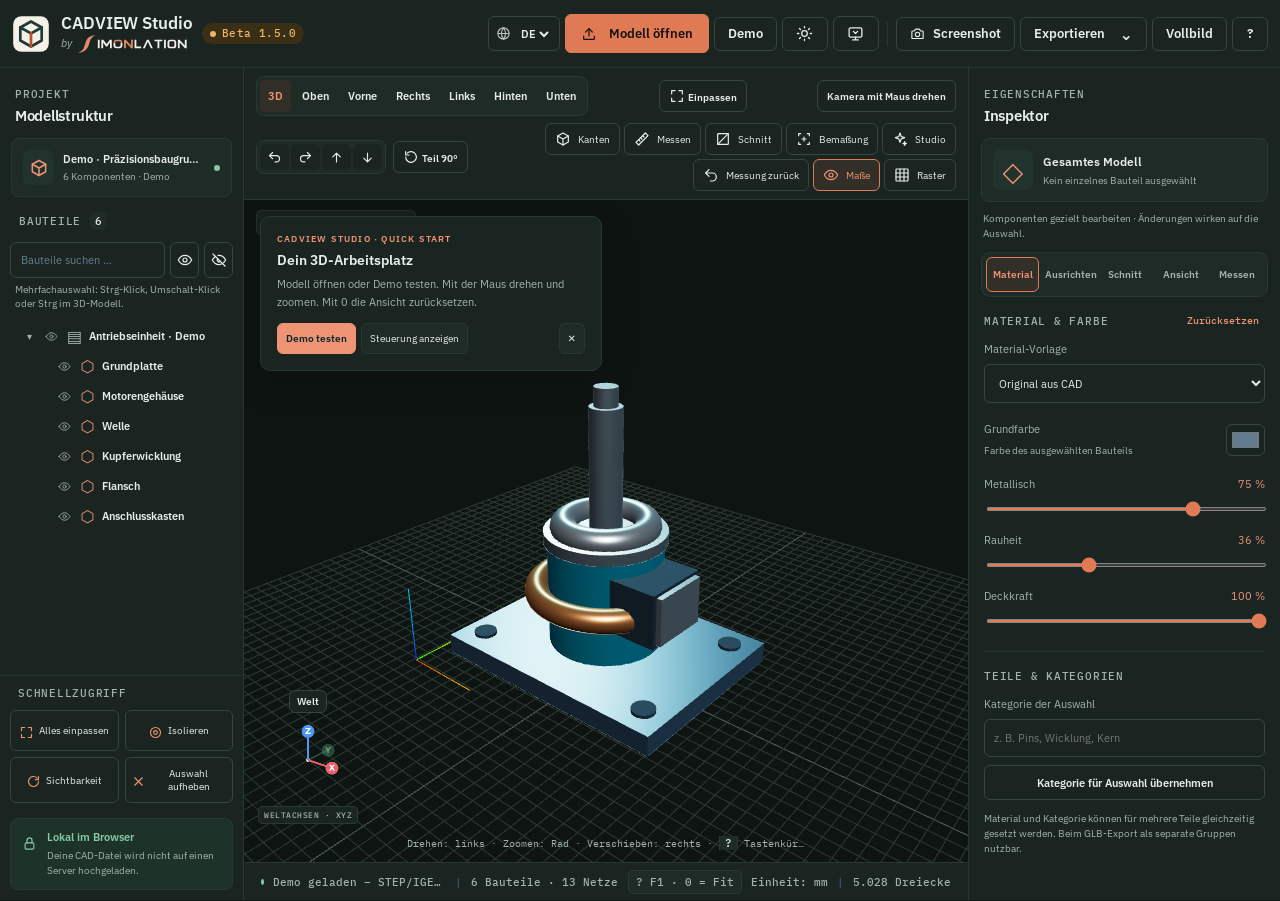
<file: index.html>
<!DOCTYPE html>

<html lang="de" data-theme="dark">
<head>
<meta charset="utf-8"/>
<meta content="width=device-width,initial-scale=1,viewport-fit=cover" name="viewport"/>
<meta content="#121A18" id="appThemeColor" name="theme-color"/>
<meta content="CADVIEW Studio" name="application-name"/>
<meta content="yes" name="apple-mobile-web-app-capable"/>
<meta content="CADVIEW" name="apple-mobile-web-app-title"/>
<link href="./manifest.webmanifest?v=1.5.0" rel="manifest"/>
<link rel="icon" type="image/svg+xml" href="./icons/icon.svg">
<link href="./icons/icon-192.png" rel="apple-touch-icon"/>
<meta content="CADVIEW Studio – STEP, IGES und 3D Modelle im Browser betrachten, Materialien zuweisen, Bauteile ausblenden und exportieren." name="description"/>
<title>CADVIEW Studio — 3D CAD Viewer</title>
<link href="./styles.css?v=1.2.0" rel="stylesheet"/><link href="./enhancements.css?v=1.3.0" rel="stylesheet"/>
<script type="importmap">
  {"imports":{"three":"./vendor/three/build/three.module.min.js","three/addons/":"./vendor/three/examples/jsm/"}}
  </script>
<link href="./rework.css?v=1.5.0" rel="stylesheet"/><link rel="stylesheet" href="./mobile/inspection.css?v=m2"/>
<link rel="stylesheet" href="./assets/sl/fonts.css?v=sl5">
<link rel="stylesheet" href="./assets/sl/tokens.css?v=sl5">
<link rel="stylesheet" href="./assets/sl/app.css?v=sl5">
<link rel="stylesheet" href="./assets/sl/workbench.css?v=sl5">
<link rel="stylesheet" href="./workbench.css?v=sl5">
</head>
<body>
<div class="app">
<header class="topbar sl-workbench-header">
<div class="brand">
    <a class="sl-workbench-brand" href="https://simonlation.com/launcher.html" aria-label="SIMONLATION Launcher">
      <svg xmlns="http://www.w3.org/2000/svg" viewBox="0 0 64 64" class="sl-workbench-tool-icon sl-workbench-tool-icon--light" aria-hidden="true" focusable="false"><rect x="2" y="2" width="60" height="60" rx="14" fill="#203A34"/><path fill="none" stroke="#F3F1E8" stroke-width="4.5" stroke-linecap="round" stroke-linejoin="round" d="M32 11 50 21V43L32 53 14 43V21Z"/><path fill="none" stroke="#F3F1E8" stroke-width="4.5" stroke-linecap="round" stroke-linejoin="round" d="M14 21 32 31 50 21"/><path fill="none" stroke="#BB5031" stroke-width="4.5" stroke-linecap="round" stroke-linejoin="round" d="M32 31V53"/></svg><svg xmlns="http://www.w3.org/2000/svg" viewBox="0 0 64 64" class="sl-workbench-tool-icon sl-workbench-tool-icon--dark" aria-hidden="true" focusable="false"><rect x="2" y="2" width="60" height="60" rx="14" fill="#F3F1E8"/><path fill="none" stroke="#203A34" stroke-width="4.5" stroke-linecap="round" stroke-linejoin="round" d="M32 11 50 21V43L32 53 14 43V21Z"/><path fill="none" stroke="#203A34" stroke-width="4.5" stroke-linecap="round" stroke-linejoin="round" d="M14 21 32 31 50 21"/><path fill="none" stroke="#BB5031" stroke-width="4.5" stroke-linecap="round" stroke-linejoin="round" d="M32 31V53"/></svg>
      <span class="sl-workbench-name">CADVIEW Studio</span>
      <span class="sl-workbench-by"><em>by</em><img class="sl-workbench-wordmark sl-workbench-wordmark--light" src="./assets/sl/brand/wordmark-light.svg" alt=""><img class="sl-workbench-wordmark sl-workbench-wordmark--dark" src="./assets/sl/brand/wordmark-dark.svg" alt=""></span>
    </a>
    <span class="sl-status" data-state="beta">Beta 1.5.0</span>
  </div>
<div class="top-actions"><label class="lang-control" title="Sprache / Language"><svg class="ico" viewBox="0 0 24 24" aria-hidden="true"><circle cx="12" cy="12" r="9"/><path d="M3 12h18M12 3a14 14 0 0 1 0 18M12 3a14 14 0 0 0 0 18"/></svg><select aria-label="Sprache / Language" id="languageSelect"><option value="de">DE</option><option value="en">EN</option></select></label>
<button class="top-btn primary sl-btn sl-btn--primary" id="openButton" type="button"><span class="b-icon"><svg class="ico" viewBox="0 0 24 24" aria-hidden="true"><path d="M12 15V4"/><path d="m7 9 5-5 5 5"/><path d="M4 15v4a1 1 0 0 0 1 1h14a1 1 0 0 0 1-1v-4"/></svg></span> Modell öffnen</button>
<button class="top-btn sl-btn" id="demoButton" title="Beispielbaugruppe anzeigen" type="button">Demo</button><button class="top-btn sl-btn" id="themeButton" title="Helles Design" aria-label="Helles Design" type="button"><svg class="ico" viewBox="0 0 24 24" aria-hidden="true"><circle cx="12" cy="12" r="4"/><path d="M12 2v2M12 20v2M4.9 4.9l1.4 1.4M17.7 17.7l1.4 1.4M2 12h2M20 12h2M4.9 19.1l1.4-1.4M17.7 6.3l1.4-1.4"/></svg></button><button class="top-btn sl-btn" id="installButton" title="CADVIEW als App installieren" aria-label="CADVIEW als App installieren" type="button"><svg class="ico" viewBox="0 0 24 24" aria-hidden="true"><rect x="3" y="4" width="18" height="13" rx="2"/><path d="M8 21h8M12 17v4"/><path d="m9 9 3 3 3-3"/></svg></button>
<div class="top-sep"></div>
<button class="top-btn sl-btn" id="screenshotButton" title="3D-Ansicht als PNG speichern" type="button"><svg class="ico" viewBox="0 0 24 24" aria-hidden="true"><path d="M4 8h3l2-3h6l2 3h3a1 1 0 0 1 1 1v10a1 1 0 0 1-1 1H4a1 1 0 0 1-1-1V9a1 1 0 0 1 1-1z"/><circle cx="12" cy="13.5" r="3.5"/></svg> <span class="hide-small">Screenshot</span></button>
<div class="dropdown-anchor">
<button aria-expanded="false" class="top-btn export-main sl-btn" id="exportButton" type="button">Exportieren <span class="tiny-caret">⌄</span></button>
<div class="export-menu hidden" id="exportMenu">
<div class="export-select"><label for="exportGrouping">GLB-Struktur</label><select id="exportGrouping"><option value="original">Originale Baugruppe</option><option value="category">Nach Kategorien</option><option value="material">Nach Materialien</option><option value="category-material">Kategorie → Material</option></select></div><button data-export="glb"><strong>GLB</strong><span>3D-Modell mit gruppierten Materialien</span></button>
<button data-export="stl"><strong>STL</strong><span>Geometrie für 3D-Druck</span></button>
<button data-export="obj"><strong>OBJ</strong><span>Geometrie ohne MTL-Datei</span></button><button data-export="step"><strong>STEP (Original)</strong><span>Unveränderte CAD-Datei; Dreh-Export noch nicht verfügbar</span></button><button data-export="project"><strong>Projekt JSON</strong><span>Rotationen, Kategorien, Materialien, Maße</span></button>
</div>
</div>
<button type="button" class="top-btn sl-btn" id="drawerTools" aria-controls="rightSidebar" data-inspect-de="Werkzeuge" data-inspect-en="Tools">Werkzeuge</button><button type="button" id="desktopFullscreen" data-inspect-de="Vollbild" data-inspect-en="Fullscreen" class="top-btn sl-btn">Vollbild</button><button class="top-btn help-link sl-btn" id="helpButton" title="Hilfe und Tastenkürzel / Help and shortcuts" aria-label="Hilfe und Tastenkürzel / Help and shortcuts" type="button">?</button>
</div>
</header>
<div class="inspection-head">
<button type="button" id="exitInspection" data-inspect-de="‹ Zurück" data-inspect-en="‹ Back" >‹ Zurück</button><span id="gyroStatus" role="status"></span><button type="button" id="gyroToggle" data-inspect-de="Gyro · Test" data-inspect-en="Gyro · Beta" aria-pressed="false">Gyro · Test</button><button type="button" id="gyroCenter" data-inspect-de="Zentrieren" data-inspect-en="Recenter" >Zentrieren</button></div>
<div class="workspace"><div class="part-hud">
<button id="selectedPartChip" type="button" aria-controls="leftSidebar" aria-expanded="false"><span id="partCaption">Modellbaum</span> ▾</button>
<button id="partTools" type="button" aria-controls="partActions" aria-expanded="false"><span data-inspect-de="Werkzeuge" data-inspect-en="Tools">Werkzeuge</span> ▾</button>
</div>
<div id="partActions" class="inspection-actions" hidden>
<button type="button" id="touchHide" data-inspect-de="Ausblenden" data-inspect-en="Hide" >Ausblenden</button><button type="button" id="touchFocus" data-inspect-de="Fokus" data-inspect-en="Focus" >Fokus</button><button type="button" id="touchUndo" data-inspect-de="Rückgängig" data-inspect-en="Undo visibility" >Rückgängig</button><button type="button" id="quickIsolate" data-inspect-de="Alleine anzeigen" data-inspect-en="Isolate">Alleine anzeigen</button><button type="button" id="quickShowAll" data-inspect-de="Alle anzeigen" data-inspect-en="Show all">Alle anzeigen</button><label id="gyroModeLabel"><span data-inspect-de="Gyro-Modus" data-inspect-en="Gyro mode">Gyro-Modus</span><select id="gyroMode"><option value="orbit" data-inspect-de="Umkreisen" data-inspect-en="Orbit">Umkreisen</option><option value="look" data-inspect-de="Am Standort umsehen" data-inspect-en="Look around">Am Standort umsehen</option></select></label>
</div>
<aside class="sidebar sidebar-left" id="leftSidebar">
<div class="sidebar-title"><div><span class="eyebrow">PROJEKT</span><h2>Modellstruktur</h2></div><button class="icon-button mobile-close" id="closeLeft" title="Schließen" type="button">×</button></div>
<div class="file-card" id="fileCard"><span class="file-icon"><svg class="ico" viewBox="0 0 24 24" aria-hidden="true"><path d="m12 3 8 4.5v9L12 21l-8-4.5v-9z"/><path d="m4 7.5 8 4.5 8-4.5M12 12v9"/></svg></span><div class="file-text"><strong id="fileName">Demo · Präzisionsbaugruppe</strong><span id="fileMeta">6 Komponenten · Demo</span></div><span class="online-indicator"></span></div>
<div class="section-top"><span>BAUTEILE</span><span class="count-pill" id="partCount">6</span></div>
<div class="inspection-actions"><button type="button" id="touchMulti" data-inspect-de="Mehrfachwahl" data-inspect-en="Multi-select" aria-pressed="false">Mehrfachwahl</button></div><div class="tree-tools"><input aria-label="Bauteile suchen" autocomplete="off" id="treeSearch" placeholder="Bauteile suchen …" type="search"/><button id="showAllButton" title="Alle Teile sichtbar machen" aria-label="Alle Teile sichtbar machen" type="button"><svg class="ico" viewBox="0 0 24 24" aria-hidden="true"><path d="M2 12s3.6-7 10-7 10 7 10 7-3.6 7-10 7S2 12 2 12z"/><circle cx="12" cy="12" r="3"/></svg></button><button id="hideAllButton" title="Alle Teile ausblenden" aria-label="Alle Teile ausblenden" type="button"><svg class="ico" viewBox="0 0 24 24" aria-hidden="true"><path d="M3 3l18 18"/><path d="M10.6 5.1A10 10 0 0 1 12 5c6.4 0 10 7 10 7a17 17 0 0 1-3.2 4M6.6 6.6A17 17 0 0 0 2 12s3.6 7 10 7a10 10 0 0 0 5.4-1.6"/><path d="M9.9 9.9a3 3 0 0 0 4.2 4.2"/></svg></button></div>
<p class="tree-help">Mehrfachauswahl: Strg-Klick, Umschalt-Klick oder Strg im 3D-Modell.</p><div class="tree-scroll" id="treeScroll"><div aria-label="Baugruppenstruktur" class="assembly-tree" id="assemblyTree"></div></div>
<div class="left-bottom">
<div class="section-top"><span>SCHNELLZUGRIFF</span></div>
<div class="quick-grid"><button id="fitButton" type="button"><span><svg class="ico" viewBox="0 0 24 24" aria-hidden="true"><path d="M4 9V4h5M15 4h5v5M20 15v5h-5M9 20H4v-5"/></svg></span> Alles einpassen</button><button id="isolateButton" type="button"><span><svg class="ico" viewBox="0 0 24 24" aria-hidden="true"><circle cx="12" cy="12" r="8"/><circle cx="12" cy="12" r="3"/></svg></span> Isolieren</button><button id="resetVisibilityButton" type="button"><span><svg class="ico" viewBox="0 0 24 24" aria-hidden="true"><path d="M20 12a8 8 0 1 1-2.3-5.7"/><path d="M20 4v5h-5"/></svg></span> Sichtbarkeit</button><button id="clearSelectionButton" type="button"><span><svg class="ico" viewBox="0 0 24 24" aria-hidden="true"><path d="M6 6l12 12M18 6 6 18"/></svg></span> Auswahl aufheben</button></div>
<div class="privacy-note"><span><svg class="ico" viewBox="0 0 24 24" aria-hidden="true"><rect x="5" y="11" width="14" height="10" rx="2"/><path d="M8 11V7a4 4 0 0 1 8 0v4"/></svg></span><div><strong>Lokal im Browser</strong><span>Deine CAD-Datei wird nicht auf einen Server hochgeladen.</span></div></div>
</div>
</aside>
<main class="viewport-shell" id="viewportShell">
<div class="viewport-toolbar"><div class="view-toggle"><button class="active" data-view="iso" type="button">3D</button><button data-view="top" type="button">Oben</button><button data-view="front" type="button">Vorne</button><button data-view="right" type="button">Rechts</button><button data-view="left" type="button">Links</button><button data-view="back" type="button">Hinten</button><button data-view="bottom" type="button">Unten</button></div><button class="viewport-reset" id="viewportReset" title="Ansicht zurücksetzen (0)" type="button"><svg class="ico" viewBox="0 0 24 24" aria-hidden="true"><path d="M4 9V4h5M15 4h5v5M20 15v5h-5M9 20H4v-5"/></svg> Einpassen</button><button type="button" id="interactionModeToggle" class="viewport-reset interaction-mode" aria-pressed="false" title="Zwischen Kameradrehung und direkter Bauteildrehung umschalten">Kamera mit Maus drehen</button><div class="camera-tools" role="group" aria-label="Kamera drehen / Orbit camera">
<button type="button" data-orbit="left" title="Kamera 30° links drehen / Orbit left" aria-label="Kamera links drehen"><svg class="ico" viewBox="0 0 24 24" aria-hidden="true"><path d="M9 14 4 9l5-5"/><path d="M4 9h11a5 5 0 0 1 0 10h-2"/></svg></button>
<button type="button" data-orbit="right" title="Kamera 30° rechts drehen / Orbit right" aria-label="Kamera rechts drehen"><svg class="ico" viewBox="0 0 24 24" aria-hidden="true"><path d="m15 14 5-5-5-5"/><path d="M20 9H9a5 5 0 0 0 0 10h2"/></svg></button>
<button type="button" data-orbit="up" title="Kamera nach oben kippen / Tilt up" aria-label="Kamera nach oben kippen"><svg class="ico" viewBox="0 0 24 24" aria-hidden="true"><path d="M12 19V5M6 11l6-6 6 6"/></svg></button>
<button type="button" data-orbit="down" title="Kamera nach unten kippen / Tilt down" aria-label="Kamera nach unten kippen"><svg class="ico" viewBox="0 0 24 24" aria-hidden="true"><path d="M12 5v14M6 13l6 6 6-6"/></svg></button>
</div><button type="button" id="quickRotateModel" class="viewport-reset" title="Ausgewähltes Bauteil um 90° drehen, ohne Auswahl ganzes Modell / Rotate selected part 90°"><svg class="ico" viewBox="0 0 24 24" aria-hidden="true"><path d="M4 12a8 8 0 1 0 2.3-5.7"/><path d="M4 4v5h5"/></svg> Teil 90°</button><div class="toolbar-right"><button aria-pressed="false" class="toolbar-btn" id="wireframeButton" title="Kanten anzeigen" type="button"><svg class="ico" viewBox="0 0 24 24" aria-hidden="true"><path d="m12 3 8 4.5v9L12 21l-8-4.5v-9z"/><path d="m4 7.5 8 4.5 8-4.5M12 12v9"/></svg> <span>Kanten</span></button><button aria-pressed="false" class="toolbar-btn" id="measureButton" title="Zwei Punkte auf dem Modell anklicken" type="button"><svg class="ico" viewBox="0 0 24 24" aria-hidden="true"><path d="m3 17 14-14 4 4L7 21z"/><path d="m7 13 2 2M10 10l2 2M13 7l2 2"/></svg> <span>Messen</span></button><button aria-pressed="false" class="toolbar-btn" id="sectionButton" title="Schnitt durch Modell" type="button"><svg class="ico" viewBox="0 0 24 24" aria-hidden="true"><rect x="4" y="4" width="16" height="16" rx="1"/><path d="M4 20 20 4"/></svg> <span>Schnitt</span></button><button class="toolbar-btn" id="dimensionButton" title="Abmessungen der Auswahl anzeigen" type="button"><svg class="ico" viewBox="0 0 24 24" aria-hidden="true"><path d="M4 7V4h3M17 4h3v3M20 17v3h-3M7 20H4v-3"/><path d="M9 12h6M12 9v6"/></svg> <span>Bemaßung</span></button><button class="toolbar-btn" id="renderButton" title="Studio-Rendering" type="button"><svg class="ico" viewBox="0 0 24 24" aria-hidden="true"><path d="M12 3l1.8 5.2L19 10l-5.2 1.8L12 17l-1.8-5.2L5 10l5.2-1.8z"/><path d="M19 16l.7 2 2 .7-2 .7-.7 2-.7-2-2-.7 2-.7z"/></svg> <span>Studio</span></button><button class="toolbar-btn" id="undoMeasureButton" title="Letzte Messung rückgängig / Undo measurement" type="button"><svg class="ico" viewBox="0 0 24 24" aria-hidden="true"><path d="M9 14 4 9l5-5"/><path d="M4 9h10a6 6 0 0 1 0 12h-3"/></svg> <span>Messung zurück</span></button><button aria-pressed="true" class="toolbar-btn" id="toggleMeasuresButton" title="Maße ein- oder ausblenden" type="button"><svg class="ico" viewBox="0 0 24 24" aria-hidden="true"><path d="M2 12s3.6-7 10-7 10 7 10 7-3.6 7-10 7S2 12 2 12z"/><circle cx="12" cy="12" r="3"/></svg> <span>Maße</span></button><button aria-pressed="true" class="toolbar-btn" id="gridButton" title="Raster ein-/ausblenden" type="button"><svg class="ico" viewBox="0 0 24 24" aria-hidden="true"><path d="M3 9h18M3 15h18M9 3v18M15 3v18"/><rect x="3" y="3" width="18" height="18" rx="1"/></svg> <span>Raster</span></button></div></div>
<div aria-label="Interaktiver 3D Viewer" class="canvas-area" id="canvasArea" role="region"><canvas id="cadCanvas"></canvas><div id="cadInteractionLayer" class="cad-interaction-layer" tabindex="0" role="application" aria-label="3D Modell: linke Maustaste drehen, rechte Maustaste verschieben, Mausrad zoomen / Orbit, pan, zoom"></div><div class="render-notice hidden" id="renderNotice" role="alert"><span id="renderNoticeText">3D-Ansicht konnte nicht dargestellt werden.</span><button id="renderRecover" type="button">Ansicht zurücksetzen</button></div><div class="welcome-tips hidden" id="welcomeTips"><div class="welcome-label">CADVIEW STUDIO · QUICK START</div><strong id="welcomeTitle">Dein 3D-Arbeitsplatz</strong><p id="welcomeDescription">Modell öffnen oder Demo testen. Mit der Maus drehen und zoomen. <kbd>0</kbd> setzt die Ansicht zurück.</p><div class="welcome-actions"><button id="welcomeDemo" type="button">Demo testen</button><button id="welcomeHelp" type="button">Steuerung anzeigen</button><button aria-label="Hinweis schließen" id="welcomeDismiss" type="button">✕</button></div></div><div aria-label="Drehbares Weltkoordinatensystem X Y Z" class="axis-widget"><button class="axis-mode" id="axisModeButton" title="Weltachsen / Teilachsen" type="button">Welt</button><canvas aria-hidden="true" height="200" id="orientationCanvas" width="200"></canvas><div class="axis-title" id="axisHint">WELTACHSEN · XYZ</div></div><div aria-hidden="true" class="snap-marker hidden" id="snapMarker"></div>
<div class="empty-overlay hidden" id="emptyOverlay"><span class="empty-glyph">◇</span><h2>Dein Modell beginnt hier.</h2><p>Ziehe eine STEP-, IGES-, STL-, OBJ- oder GLB-Datei in dieses Fenster.</p><button class="top-btn primary" id="emptyOpen" type="button">Datei auswählen</button></div>
<div class="drop-overlay hidden" id="dropOverlay"><div class="drop-inner"><span>↥</span><h2>3D-Modell ablegen</h2><p>STEP · IGES · STL · OBJ · GLB · GLTF · BREP</p></div></div>
<div class="loading-overlay hidden" id="loadingOverlay"><div class="loader"></div><strong id="loadingText">CAD-Datei wird eingelesen …</strong><p id="loadingDetail">Bei komplexen STEP-Baugruppen kann das einen Moment dauern.</p></div>

<div class="measure-label hidden" id="measureLabel"></div>
<div class="input-feedback" id="inputFeedback" aria-live="off">Linke Maustaste ziehen: Kamera drehen</div><div class="viewport-hint" id="viewportHint">Drehen: links · Zoomen: Rad · Verschieben: rechts · <kbd>?</kbd> Tastenkürzel</div>
</div>
<div class="viewport-bottom"><div class="status-left"><span class="status-dot"></span><span id="statusText">Bereit – Demo geladen</span><span class="status-divider">|</span><span id="meshInfo">6 Bauteile</span></div><div class="status-right"><span id="unitText">Einheit: mm</span><span class="status-divider">|</span><span id="trisInfo">— Dreiecke</span></div></div>
</main>
<aside class="sidebar sidebar-right" id="rightSidebar">
<div class="sidebar-title right-title"><div><span class="eyebrow">EIGENSCHAFTEN</span><h2>Inspektor</h2></div><button class="icon-button mobile-close" id="closeRight" title="Schließen" type="button">×</button></div>
<div class="right-scroll"><div class="inspection-actions"><button type="button" id="touchMeasure" data-inspect-de="Messen" data-inspect-en="Measure" aria-pressed="false">Messen</button><button type="button" id="touchSection" data-inspect-de="Schnitt" data-inspect-en="Section" aria-pressed="false">Schnitt</button><button type="button" id="touchFit" data-inspect-de="Einpassen" data-inspect-en="Fit view" >Einpassen</button><button type="button" id="touchTheme" data-inspect-de="Hell / Dunkel" data-inspect-en="Light / dark" >Hell / Dunkel</button><button type="button" id="touchPng" data-inspect-de="Bild speichern" data-inspect-en="Save image">Bild speichern</button><button type="button" id="touchHelp" data-inspect-de="Hilfe" data-inspect-en="Help" >Hilfe</button></div>












































<div class="inspector-head"><span class="mini-preview">◇</span><div><strong id="selectedName">Kein Bauteil ausgewählt</strong><span id="selectedInfo">Modell oder Bauteil anklicken</span></div></div><div class="inspector-subhead" id="inspectorDescription">Komponenten gezielt bearbeiten · Änderungen wirken auf die Auswahl.</div><div aria-label="Werkzeuge" class="inspector-tabs" id="inspectorTabs" role="tablist"><button aria-controls="panel-material" aria-selected="true" class="inspector-tab active" data-panel="material" role="tab" type="button">Material</button><button aria-controls="panel-transform" aria-selected="false" class="inspector-tab" data-panel="transform" role="tab" type="button">Ausrichten</button><button aria-controls="panel-section" aria-selected="false" class="inspector-tab" data-panel="section" role="tab" type="button">Schnitt</button><button aria-controls="panel-display" aria-selected="false" class="inspector-tab" data-panel="display" role="tab" type="button">Ansicht</button><button aria-controls="panel-measure" aria-selected="false" class="inspector-tab" data-panel="measure" role="tab" type="button">Messen</button></div><div class="inspector-content" id="inspectorContent"><section aria-label="Material" class="inspector-panel active" id="panel-material" role="tabpanel"><div class="panel-label-row"><span>MATERIAL &amp; FARBE</span><button class="text-button" id="resetMaterialButton" title="Ursprüngliche Materialien wiederherstellen" type="button">Zurücksetzen</button></div><label class="field-label" for="materialPreset">Material-Vorlage</label><select id="materialPreset"><option value="original">Original aus CAD</option><option value="aluminium">Aluminium · satiniert</option><option value="steel">Edelstahl · gebürstet</option><option value="chrome">Chrom · glänzend</option><option value="copper">Kupfer</option><option value="brass">Messing</option><option value="plastic">Kunststoff · matt</option><option value="rubber">Gummi · schwarz</option><option value="glass">Glas · transparent</option><option value="custom">Benutzerdefiniert</option></select><div class="color-field"><div><span class="field-label">Grundfarbe</span><span class="small-sub">Farbe des ausgewählten Bauteils</span></div><input aria-label="Materialfarbe" id="materialColor" type="color" value="#8ca3b6"/></div><div class="range-row"><label for="metalnessRange">Metallisch</label><output id="metalnessValue">50 %</output></div><input id="metalnessRange" max="100" min="0" type="range" value="50"/><div class="range-row"><label for="roughnessRange">Rauheit</label><output id="roughnessValue">40 %</output></div><input id="roughnessRange" max="100" min="0" type="range" value="40"/><div class="range-row"><label for="opacityRange">Deckkraft</label><output id="opacityValue">100 %</output></div><input id="opacityRange" max="100" min="5" type="range" value="100"/><div class="panel-label-row"><span>TEILE &amp; KATEGORIEN</span></div><label class="field-label" for="partCategory">Kategorie der Auswahl</label><input autocomplete="off" id="partCategory" list="categoryList" placeholder="z. B. Pins, Wicklung, Kern" type="text"/><datalist id="categoryList"><option value="Pins"><option value="Kontakte"><option value="Gehäuse"><option value="Kern"><option value="Wicklung"><option value="Isolation"><option value="Verguss"><option value="Sonstige"></option></option></option></option></option></option></option></option></datalist><button class="panel-action" id="applyCategoryButton" type="button">Kategorie für Auswahl übernehmen</button><p class="dimension-note">Material und Kategorie können für mehrere Teile gleichzeitig gesetzt werden. Beim GLB-Export als separate Gruppen nutzbar.</p></section><section aria-label="Ausrichten" class="inspector-panel" id="panel-transform" role="tabpanel"><div class="panel-label-row"><span>AUSRICHTUNG &amp; ROTATION</span></div><div class="field-grid"><label>Achse<select id="rotationAxis"><option value="x">X-Achse</option><option value="y">Y-Achse</option><option selected="" value="z">Z-Achse</option></select></label><label>Winkel (°)<input id="rotationAngle" max="360" min="-360" step="1" type="number" value="90"/></label></div><div class="button-row"><button class="panel-action" id="rotateNegative" type="button">↶ -Winkel</button><button class="panel-action" id="rotatePositive" type="button">↷ +Winkel</button><button class="panel-action" id="rotate180" type="button">↻ 180°</button></div><p class="dimension-note">Dreht ausgewählte Bauteile gemeinsam um ihre Mitte – ohne Auswahl das gesamte Modell. Die Drehung verändert den Export.</p><div class="field-grid"><label>Eigene Drehvorlage<input id="rotationPresetName" placeholder="z. B. Pins nach oben" type="text"/></label><label>Gespeichert<select id="rotationPresetList"><option value="">Vorlage auswählen …</option></select></label></div><div class="button-row"><button class="panel-action" id="saveRotationPreset" type="button">Vorlage sichern</button><button class="panel-action" id="applyRotationPreset" type="button">Anwenden</button></div><div class="button-row"><button class="panel-action primary-action" id="saveProjectButton" type="button">Projekt speichern</button><button class="panel-action" id="loadProjectButton" type="button">Projekt öffnen</button></div></section><section aria-label="Schnitt" class="inspector-panel" id="panel-section" role="tabpanel"><div class="control-item section-control"><div><strong>Schnittebene 1</strong><span>Achse und Position auswählen</span></div><output id="sectionValue">0 %</output></div><div class="field-grid"><label>Achse<select id="sectionAxis"><option value="z">XY / Höhe Z</option><option value="x">YZ / X</option><option value="y">XZ / Y</option><option value="custom">Freier Normalvektor</option></select></label><label class="compact-check">Umkehren<input id="sectionInvert" type="checkbox"/></label></div><div class="field-grid hidden" id="customNormalFields"><label>nx<input id="sectionNx" step="0.1" type="number" value="0"/></label><label>ny<input id="sectionNy" step="0.1" type="number" value="0"/></label><label>nz<input id="sectionNz" step="0.1" type="number" value="1"/></label></div><input disabled="" id="sectionRange" max="100" min="-100" type="range" value="0"/><div class="control-item"><div><strong>Zweite Schnittebene</strong><span>Zusätzlicher Schnitt</span></div><label class="switch"><input id="section2Toggle" type="checkbox"/><span></span></label></div><div class="field-grid"><label>Achse<select id="section2Axis"><option value="x">YZ / X</option><option value="y">XZ / Y</option><option value="z">XY / Z</option></select></label><label class="compact-check">Umkehren<input id="section2Invert" type="checkbox"/></label></div><input disabled="" id="section2Range" max="100" min="-100" type="range" value="0"/></section><section aria-label="Ansicht" class="inspector-panel" id="panel-display" role="tabpanel"><div class="panel-label-row"><span>DARSTELLUNG</span></div><div class="control-item"><div><strong>Explosionsansicht</strong><span>Bauteile auseinanderziehen</span></div><output id="explodeValue">0 %</output></div><input id="explodeRange" max="100" min="0" type="range" value="0"/><div class="control-item" style="margin-top:13px"><div><strong>Transparenzmodus</strong><span>Alle Bauteile durchscheinend</span></div><label class="switch"><input id="xrayToggle" type="checkbox"/><span></span></label></div><div class="control-item"><div><strong>Hintergrund</strong><span>Heller oder dunkler Viewport</span></div><label class="switch"><input id="lightBackgroundToggle" type="checkbox"/><span></span></label></div><div class="control-item"><div><strong>Studio-Materialrendering</strong><span>Reflexionen und realistischere Metalle</span></div><label class="switch"><input id="studioToggle" type="checkbox"/><span></span></label></div><button class="panel-action" id="highResScreenshot" type="button">Renderbild als PNG (2×) speichern</button><label class="watermark-choice"><input checked="" id="watermarkToggle" type="checkbox"/> Wasserzeichen: CADVIEW by Simonlation</label></section><section aria-label="Messen" class="inspector-panel" id="panel-measure" role="tabpanel"><div class="panel-label-row"><span>ABMESSUNGEN</span><span class="unit-tag" id="inspectorUnit">mm</span></div><div class="dimensions"><div><span>Breite · X</span><strong id="dimX">—</strong></div><div><span>Tiefe · Y</span><strong id="dimY">—</strong></div><div><span>Höhe · Z</span><strong id="dimZ">—</strong></div></div><p class="dimension-note" id="dimensionNote">Abmessungen der Auswahl (oder des gesamten Modells). Angezeigte Maße entsprechen den importierten Koordinaten.</p><button class="panel-action" id="measureBoundsButton" type="button">Breite · Tiefe · Höhe einzeichnen</button><div class="field-grid"><label>Messpunkt-Fang<select id="measureSnap"><option value="auto">Automatisch · magnetisch</option><option value="vertex">Ecke □</option><option value="edge">Kante ━</option><option value="midpoint">Kantenmitte ◐</option><option value="quarter">Viertelpunkt ◔</option><option value="faceCenter">Flächenmitte ◉ (Mesh)</option><option value="surface">Freier Flächenpunkt</option></select></label><label>Maßeinheit<select id="measureUnits"><option value="original">Original</option><option value="mm">mm</option><option value="cm">cm</option><option value="m">m</option><option value="inch">Zoll</option></select></label></div>
<div class="measure-appearance" role="group" aria-label="Bemaßung und Snap-Darstellung">
  <div class="measure-appearance-heading">ANZEIGE &amp; FANGSYMBOL</div>
  <div class="measure-appearance-row"><label for="measureLabelSize">Maßtext-Größe</label><output id="measureLabelSizeValue" for="measureLabelSize">130 %</output></div>
  <input id="measureLabelSize" type="range" min="70" max="200" step="10" value="130" aria-label="Maßtext-Größe"/>
  <div class="measure-appearance-row"><label for="measureSnapSize">Snap-Symbolgröße</label><output id="measureSnapSizeValue" for="measureSnapSize">13 px</output></div>
  <input id="measureSnapSize" type="range" min="8" max="22" step="1" value="13" aria-label="Snap-Symbolgröße"/>
  <label class="field-label" for="measureLabelStyle">Kontrast der Maßlabels</label>
  <select id="measureLabelStyle"><option value="dark">Dunkel · hoher Kontrast</option><option value="light">Hell · hoher Kontrast</option></select>
  <p class="dimension-note measure-gesture-hint">Messmodus: Klicken = Punkt setzen; Ziehen = Kamera drehen.</p>
</div>
<div class="panel-label-row" style="margin-top:10px"><span>MESSUNGEN</span><button class="text-button" id="clearAllMeasurements" type="button">Alle löschen</button></div><div class="measure-buttons"><button class="panel-action" id="undoLastMeasurement" type="button">↶ Rückgängig</button><button aria-pressed="true" class="panel-action" id="toggleMeasurementVisibility" type="button">◉ Maße ausblenden</button></div><p class="dimension-note snap-legend">□ Ecke · ◐ Kantenmitte · ◔ Viertelpunkt · ◉ Flächenmitte. <strong>Alt</strong> = Fang vorübergehend aus. Dreiecksnetze: angenäherte Punkte.</p><div class="measurement-list" id="measurementList"><p class="dimension-note">Zwei Punkte im 3D-Modell auswählen oder automatische Bemaßung hinzufügen.</p></div><p class="dimension-note">Ecken- und Kantenfang basieren auf Dreiecksnetzen. Das ist keine analytische CAD-Kantenmessung. Schnitte sind visuell und verändern die Datei nicht.</p></section></div></div>
</aside>
</div>
<footer class="mobile-bottom-bar"><button type="button" id="mobileOpen" data-inspect-de="Öffnen" data-inspect-en="Open" >Öffnen</button><button type="button" id="mobileProperties" data-inspect-de="Inspektor" data-inspect-en="Inspector" aria-controls="rightSidebar">Inspektor</button><button type="button" id="mobileFullscreen" data-inspect-de="Vollbild" data-inspect-en="Fullscreen" >Vollbild</button></footer>
</div>
<input accept=".json,application/json" class="sr-only" id="projectInput" type="file"/>
<input accept=".step,.stp,.iges,.igs,.brep,.stl,.obj,.glb,.gltf" class="sr-only" id="fileInput" type="file"/>
<div aria-live="polite" class="toast hidden" id="toast" role="status"></div>
<dialog aria-labelledby="helpTitle" class="help-dialog" id="helpDialog">
<div class="help-head"><div><span class="eyebrow">CADVIEW STUDIO · GUIDE</span><h2 id="helpTitle">CADVIEW · Hilfe &amp; Bedienung</h2></div><button aria-label="Schließen" class="help-close" id="helpClose" type="button">×</button></div>
<p id="helpIntro">Kamera drehen: linke Maustaste im 3D-Feld ziehen oder ↶ / ↷ verwenden · Verschieben: rechte Maustaste · Zoomen: Mausrad. „↻ Teil 90°“ dreht die Geometrie. Mit Strg-Klick mehrere Teile auswählen.</p>
<div class="shortcut-grid" id="shortcutGrid"></div>
<div class="help-tools"><button type="button" id="inputDiagnosticsButton" class="panel-action" title="Eingaben, Kamera und Darstellungsstatus überprüfen; Diagnose kopieren">Diagnose kopieren</button></div>
<p class="help-foot" data-local-de="Messmodus: Klicken = Punkt setzen; Ziehen = Kamera drehen." data-local-en="Measure mode: click to set a point; drag to orbit the camera.">Messmodus: Klicken = Punkt setzen; Ziehen = Kamera drehen.</p>
<p class="help-foot" data-local-de="Windows-Dateizuordnung: Installiere CADVIEW als PWA und wähle es unter Öffnen mit als Standard-App für .stp, .step, .igs, .iges, .stl, .obj oder .glb. Nach PWA-Updates kann erneutes Installieren nötig sein." data-local-en="Windows file associations: Install CADVIEW as a PWA, then choose it under Open with as the default for .stp, .step, .igs, .iges, .stl, .obj or .glb. Reinstalling may be required after PWA updates.">Windows-Dateizuordnung: Installiere CADVIEW als PWA und wähle es unter Öffnen mit als Standard-App für .stp, .step, .igs, .iges, .stl, .obj oder .glb. Nach PWA-Updates kann erneutes Installieren nötig sein.</p>
<p class="help-foot" data-local-de="Touch: Antippen wählt ein Teil. Ziehen dreht die Kamera. Zwei Finger zoomen und verschieben. Unter Vollbild kannst du den experimentellen Gyro-Orbit starten und die aktuelle Haltung zentrieren." data-local-en="Touch: tap to select a part, drag to orbit, or use two fingers to zoom and pan. In fullscreen you can start experimental gyro orbit and recenter at the current pose."></p><p class="help-foot" id="helpDisclaimer">Messfang arbeitet auf gerenderten Dreiecksnetzen. Mesh-Ecken sind nicht zwingend geometrische CAD-Ecken. Die X/Y/Z-Anzeige zeigt die festen Weltachsen relativ zur aktuellen Kamerarichtung.</p>
<label class="help-option"><input checked="" id="skipOnboarding" type="checkbox"/> Diese Hilfe beim Start nicht erneut anzeigen</label>
<div class="help-actions"><button class="panel-action primary-action" id="helpConfirm" type="button">Verstanden</button></div>
</dialog>
<script src="./app.js?v=step-detail1" type="module"></script>
<script defer src="./gui.js?v=m2"></script></body>
</html>
</file>
<file: styles.css>
:root{font-family:Inter,ui-sans-serif,system-ui,-apple-system,BlinkMacSystemFont,"Segoe UI",sans-serif;font-synthesis:none;color:#e5eaf0;background:#0b121e;--bg:#0b121e;--panel:#111a28;--panel2:#172131;--line:#273446;--text:#e5eaf0;--muted:#8191a5;--cyan:#48d6d0;--cyan-deep:#173e49;--soft:#192637;--radius:9px;color-scheme:dark}
*{box-sizing:border-box}html,body{height:100%;margin:0;overflow:hidden}button,input,select{font:inherit}button{cursor:pointer}button:focus-visible,input:focus-visible,select:focus-visible,a:focus-visible{outline:2px solid var(--cyan);outline-offset:2px}a{color:inherit;text-decoration:none}.app{height:100dvh;display:flex;flex-direction:column;min-width:320px}.topbar{height:65px;flex:none;display:flex;justify-content:space-between;align-items:center;padding:0 23px;background:#111b29;border-bottom:1px solid #273546;gap:12px;position:relative;z-index:15}.brand{display:flex;align-items:center;gap:8px;white-space:nowrap}.brand-mark{display:grid;place-items:center;width:31px;height:31px;border:2px solid var(--cyan);border-radius:8px;transform:rotate(-8deg)}.brand-cube{color:var(--cyan);font-size:27px;transform:rotate(8deg);line-height:1}.brand-name{font-size:19px;font-weight:850;letter-spacing:1.3px}.brand-name span{color:var(--cyan)}.brand-suffix{font-weight:650;letter-spacing:2.2px;font-size:9px;color:#a0b5c4;align-self:center;margin-left:2px}.brand-badge{color:var(--cyan);border:1px solid #24606a;background:#12303b;border-radius:4px;font-size:9px;font-weight:700;letter-spacing:.8px;padding:4px 6px;margin-left:10px}.top-actions{display:flex;align-items:center;gap:9px}.top-btn{border:1px solid #324255;background:#1a2635;color:#dfe8ee;border-radius:7px;padding:10px 13px;font-size:12px;font-weight:650;white-space:nowrap;transition:background .17s,border-color .17s}.top-btn:hover,.toolbar-btn:hover,.quick-grid button:hover{border-color:#5a8792;background:#263b4a}.top-btn.primary{background:#39c9c7;color:#09232d;border-color:#39c9c7;font-weight:750}.top-btn.primary:hover{background:#68e4dd}.top-sep{height:24px;width:1px;background:#304156;margin:0 3px}.b-icon{font-size:16px;vertical-align:-1px;margin-right:4px}.tiny-caret{margin-left:8px;font-size:16px}.help-link{width:36px;text-align:center;font-weight:800;font-size:15px}.dropdown-anchor{position:relative}.export-menu{position:absolute;top:calc(100% + 10px);right:0;background:#172232;border:1px solid #334558;border-radius:9px;padding:7px;box-shadow:0 18px 45px #0008;min-width:234px;z-index:40}.export-menu button{display:flex;flex-direction:column;align-items:start;gap:3px;background:transparent;border:none;border-radius:6px;color:#e7eff5;width:100%;padding:10px;text-align:left}.export-menu button:hover{background:#293b4d}.export-menu strong{font-size:13px}.export-menu span{color:#91a3b6;font-size:11px}.workspace{display:grid;grid-template-columns:277px minmax(0,1fr) 293px;min-height:0;flex:1}.sidebar{background:var(--panel);min-height:0;display:flex;flex-direction:column}.sidebar-left{border-right:1px solid var(--line)}.sidebar-right{border-left:1px solid var(--line)}.sidebar-title{height:82px;display:flex;justify-content:space-between;align-items:center;padding:20px 19px 12px}.sidebar-title h2{font-size:17px;margin:4px 0 0;font-weight:750;letter-spacing:-.3px}.eyebrow{font-size:10px;font-weight:750;letter-spacing:2px;color:#5e8a9b}.file-card{margin:0 13px 21px;border:1px solid #294251;border-radius:8px;background:#192a39;display:flex;gap:9px;align-items:center;padding:12px 9px;min-width:0}.file-icon{width:31px;height:35px;display:grid;place-items:center;font-size:23px;color:#7ee3d7;background:#1c3f47;border-radius:7px;flex:none}.file-text{display:flex;flex-direction:column;gap:4px;min-width:0}.file-text strong{font-size:11px;overflow:hidden;text-overflow:ellipsis;white-space:nowrap;font-weight:730}.file-text span{font-size:10px;color:#8ba4b2}.online-indicator{width:6px;height:6px;border-radius:50%;background:#5bd0bc;margin-left:auto;flex:none}.section-top{display:flex;gap:9px;align-items:center;color:#8298a9;font-size:10px;letter-spacing:1.3px;font-weight:750;padding:0 19px 12px}.count-pill{border-radius:5px;background:#253648;color:#b4c7d3;padding:2px 5px;letter-spacing:0;font-weight:650}.tree-tools{display:flex;gap:5px;margin:0 12px 13px}.tree-tools input{width:100%;min-width:0;border:1px solid #2c3c4e;border-radius:6px;background:#192536;color:#eef5f7;padding:10px 10px;font-size:11px;outline:none}.tree-tools input::placeholder{color:#657e93}.tree-tools button{background:#1b2a39;border:1px solid #344759;border-radius:6px;color:#aac7d2;min-width:29px}.tree-tools button:hover{color:var(--cyan)}.tree-scroll{overflow:auto;min-height:0;flex:1;padding:0 8px 20px;scrollbar-width:thin;scrollbar-color:#365064 transparent}.assembly-tree{font-size:12px}.tree-node{display:flex;align-items:center;gap:5px;min-height:34px;padding:0 6px 0 7px;border:1px solid transparent;border-radius:6px;cursor:pointer;min-width:0}.tree-node:hover{background:#1d2f3d}.tree-node.selected{background:#173c49;border-color:#2e6b76;color:#d8ffff}.tree-indent{flex:none;width:var(--indent,0px)}.tree-arrow,.tree-eye{flex:none;background:transparent;border:none;color:#7894a6;padding:0;width:17px;height:24px;display:grid;place-items:center}.tree-arrow{font-size:10px}.tree-arrow.empty{visibility:hidden}.tree-eye{font-size:15px;opacity:.88}.tree-eye:hover{color:var(--cyan)}.tree-eye.off{color:#567081}.tree-symbol{font-size:16px;color:#7eafc3;width:19px;text-align:center;flex:none}.tree-symbol.mesh{color:#52d4c9}.tree-name{overflow:hidden;text-overflow:ellipsis;white-space:nowrap;flex:1;font-weight:550}.tree-node.dimmed{opacity:.52}.tree-no-results{padding:13px;font-size:12px;color:#7f9eb2}.left-bottom{padding:15px 10px 14px;border-top:1px solid var(--line)}.left-bottom .section-top{padding:0 8px 10px}.quick-grid{display:grid;grid-template-columns:1fr 1fr;gap:6px}.quick-grid button{border:1px solid #2b3c4f;background:#1a2938;color:#b4c4d0;min-height:41px;border-radius:6px;display:flex;align-items:center;justify-content:center;gap:5px;font-size:10px}.quick-grid button span{font-size:16px;color:#78adb9}.privacy-note{display:flex;gap:10px;margin-top:15px;background:#142a2e;border:1px solid #214344;padding:11px;border-radius:8px;color:#75d4c1}.privacy-note>span{font-size:18px}.privacy-note div{display:flex;flex-direction:column;gap:4px}.privacy-note strong{font-size:11px;font-weight:720}.privacy-note div span{color:#8bafa8;font-size:10px;line-height:1.5}.viewport-shell{display:flex;flex-direction:column;min-width:0;min-height:0;background:#0d1825}.viewport-toolbar{min-height:57px;background:#121f2c;display:flex;align-items:center;justify-content:space-between;gap:6px;padding:10px 17px;border-bottom:1px solid #263647}.view-toggle{display:flex;align-items:center;border:1px solid #293e50;padding:3px;border-radius:8px;background:#192837;gap:3px}.view-toggle button{background:transparent;color:#92a7b5;border:0;padding:7px 12px;font-size:11px;border-radius:5px;font-weight:650}.view-toggle button.active{background:#35515a;color:#a3f5eb}.toolbar-right{display:flex;gap:5px}.toolbar-btn{display:flex;align-items:center;gap:6px;border:1px solid #2b3a4c;background:#1a2a38;border-radius:6px;color:#aec2ce;font-size:11px;padding:9px}.toolbar-btn.active{background:#1c4a4c;color:#9ef0df;border-color:#326d6b}.canvas-area{position:relative;flex:1;min-height:0;overflow:hidden;background:#0e1a28}.canvas-area canvas{display:block;width:100%;height:100%;outline:none;touch-action:none}.axis-widget{position:absolute;left:20px;bottom:47px;display:flex;flex-direction:column;align-items:center;gap:10px;pointer-events:none}.axis-title{font-size:8px;letter-spacing:1.5px;color:#597285}.axis-line{display:flex;gap:6px}.axis-line b{display:grid;place-items:center;width:19px;height:19px;font-size:10px;border-radius:50%;font-weight:800}.axis-x{background:#c94a5a;color:#fff}.axis-y{background:#5aa563;color:#fff}.axis-z{background:#377abd;color:#fff}.viewport-hint{position:absolute;bottom:16px;left:50%;transform:translateX(-50%);color:#7790a1;font-size:10px;white-space:nowrap;pointer-events:none}.viewport-hint span{color:#3b5769;margin:0 6px}.viewport-bottom{display:flex;align-items:center;justify-content:space-between;min-height:35px;padding:0 17px;background:#101b29;border-top:1px solid #2a394b;color:#8da2b3;font-size:10px;gap:10px}.status-left,.status-right{display:flex;align-items:center;gap:9px;white-space:nowrap}.status-dot{width:6px;height:6px;background:#52cba5;border-radius:50%}.status-divider{color:#44586a}.sidebar-right .sidebar-title{height:82px}.right-scroll{overflow:auto;flex:1;padding:0 20px 26px;scrollbar-width:thin;scrollbar-color:#365064 transparent}.inspector-head{background:#192b3a;border:1px solid #2d4052;border-radius:8px;padding:10px;display:flex;gap:10px;align-items:center}.mini-preview{width:40px;height:40px;flex:none;border-radius:7px;display:grid;place-items:center;background:linear-gradient(135deg,#27515a,#13313e);color:#8ef0de;font-size:27px}.inspector-head>div{min-width:0;display:flex;flex-direction:column;gap:5px}.inspector-head strong{font-size:11px;white-space:nowrap;overflow:hidden;text-overflow:ellipsis}.inspector-head span:not(.mini-preview){font-size:10px;color:#8da6b6}.panel-divider{height:1px;background:#2a394b;margin:20px 0}.panel-label-row{display:flex;align-items:center;justify-content:space-between;margin-bottom:16px;font-size:10px;font-weight:800;letter-spacing:1.25px;color:#a3b8c5}.text-button{background:none;border:none;color:#4bcbc7;font-size:10px;font-weight:600;letter-spacing:0}.text-button:hover{text-decoration:underline}.field-label{font-size:11px;color:#b7c8d4;display:block;margin-bottom:8px}.right-scroll select{height:39px;background:#1d2c3b;border:1px solid #35495a;border-radius:6px;color:#dce5ed;font-size:11px;padding:0 10px;width:100%;cursor:pointer}.color-field{margin:19px 0;display:flex;justify-content:space-between;align-items:center}.color-field .field-label{margin:0 0 5px}.small-sub{font-size:10px;color:#718a9a}.color-field input{width:39px;height:32px;border:1px solid #425669;border-radius:6px;background:none;padding:3px;cursor:pointer}.range-row{display:flex;justify-content:space-between;align-items:center;color:#b3c5d0;font-size:11px;margin-top:19px;margin-bottom:7px}.range-row output{color:#84bbc2;font-variant-numeric:tabular-nums}input[type="range"]{width:100%;accent-color:#40cfc9;cursor:pointer;height:4px}.control-item{display:flex;align-items:center;justify-content:space-between;margin-top:9px;margin-bottom:8px;gap:8px}.control-item>div{display:flex;flex-direction:column;gap:5px}.control-item strong{font-size:11px;color:#c8d8e1;font-weight:650}.control-item span{font-size:10px;color:#8197a7}.control-item output{font-size:11px;color:#7fd0cd}.section-control{margin-top:19px}.control-item input[type="range"]{margin-bottom:10px}.switch{position:relative;display:inline-block;width:33px;height:19px;flex:none}.switch input{opacity:0;width:0;height:0}.switch span{position:absolute;inset:0;background:#344658;border-radius:15px;transition:.2s;cursor:pointer}.switch span:before{position:absolute;content:"";height:13px;width:13px;left:3px;bottom:3px;background:white;border-radius:100%;transition:.2s}.switch input:checked+span{background:#3abdb9}.switch input:checked+span:before{transform:translateX(14px)}.unit-tag{font-size:10px;background:#273d4c;border-radius:3px;padding:3px 5px;color:#b6d4de;letter-spacing:0}.dimensions{display:flex;flex-direction:column;gap:1px;border:1px solid #273a4a;border-radius:7px;overflow:hidden}.dimensions>div{display:flex;justify-content:space-between;padding:11px;background:#182736;font-size:11px}.dimensions span{color:#8ca6b4}.dimensions strong{color:#d6e9ee;font-variant-numeric:tabular-nums}.dimension-note{color:#6d8898;font-size:10px;line-height:1.6;margin-top:11px}.hidden{display:none!important}.sr-only{position:absolute;width:1px;height:1px;overflow:hidden;clip:rect(0,0,0,0)}.loading-overlay,.empty-overlay,.drop-overlay{position:absolute;inset:0;z-index:10;display:flex;flex-direction:column;align-items:center;justify-content:center;background:#0c1825d9;text-align:center;padding:30px}.empty-overlay{background:#111f2cf0}.empty-glyph{display:grid;place-items:center;color:#72e2dc;border:2px solid #30616d;background:#133b47;width:100px;height:100px;border-radius:23px;font-size:80px;line-height:1}.empty-overlay h2{font-size:24px;margin:22px 0 5px}.empty-overlay p{max-width:400px;color:#8fa6b8;font-size:13px;line-height:1.6}.empty-overlay button{margin-top:15px}.loading-overlay{z-index:20}.loading-overlay strong{font-size:16px;margin-top:20px}.loading-overlay p{color:#91a7ba;font-size:12px}.loader{width:48px;height:48px;border:3px solid #2b4556;border-top-color:#4de1d9;border-radius:100%;animation:spin 1s linear infinite}@keyframes spin{to{transform:rotate(360deg)}}.drop-overlay{background:#103e4dbd;z-index:25;border:3px dashed #5be0d8;pointer-events:none}.drop-inner{display:flex;flex-direction:column;align-items:center;justify-content:center}.drop-inner>span{font-size:54px;color:#8df4ea}.drop-inner h2{font-size:28px;margin:9px}.drop-inner p{font-size:12px;letter-spacing:2px;color:#d2fcf7}.measure-label{position:absolute;top:80px;left:50%;transform:translateX(-50%);background:#1a3942;color:#b2fff4;padding:11px 15px;border-radius:6px;border:1px solid #36747d;font-size:12px;pointer-events:none;z-index:7}.toast{position:fixed;bottom:49px;left:50%;transform:translateX(-50%);z-index:120;background:#193b47;border:1px solid #3b747d;color:#d9faf6;padding:13px 18px;border-radius:9px;box-shadow:0 12px 34px #0007;font-size:12px;max-width:calc(100vw - 40px);line-height:1.4}.toast.error{background:#422332;border-color:#87536d;color:#ffdade}.mobile-bottom-bar,.mobile-close{display:none}
@media(max-width:1250px){.workspace{grid-template-columns:245px minmax(0,1fr) 255px}.brand-badge{display:none}.topbar{padding:0 14px}.top-btn{padding:9px 10px}.viewport-toolbar{padding:8px}.toolbar-btn span{display:none}.right-scroll{padding:0 14px 22px}.sidebar-title{padding-left:14px}.view-toggle button{padding:7px 9px}}
@media(max-width:950px){.workspace{grid-template-columns:240px minmax(0,1fr)}.sidebar-right{position:fixed;top:65px;bottom:0;right:0;width:min(330px,88vw);z-index:60;box-shadow:-12px 0 40px #0007;transform:translateX(105%);transition:transform .22s}.sidebar-right.open{transform:translateX(0)}.mobile-close{display:block}.topbar .help-link{display:none}}
@media(max-width:670px){.topbar{height:56px}.brand-name{font-size:15px}.brand-suffix{font-size:8px;letter-spacing:1px}.brand-mark{width:26px;height:26px}.brand-cube{font-size:22px}.top-actions{gap:4px}.top-actions .top-btn{font-size:10px;padding:8px}.top-actions #demoButton,.top-actions #screenshotButton,.top-actions .top-sep,.top-actions #openButton{display:none}.workspace{grid-template-columns:minmax(0,1fr)}.sidebar-left{position:fixed;top:56px;bottom:54px;left:0;width:min(310px,88vw);z-index:65;box-shadow:15px 0 38px #0007;transform:translateX(-105%);transition:transform .22s}.sidebar-left.open{transform:translateX(0)}.sidebar-right{top:56px;bottom:54px}.viewport-toolbar{flex-wrap:wrap;min-height:50px;padding:7px}.view-toggle button{padding:6px}.toolbar-btn{padding:7px}.viewport-hint{display:none}.viewport-bottom{padding:0 9px;font-size:9px}.viewport-bottom .status-right #trisInfo{display:none}.mobile-bottom-bar{height:54px;background:#142232;display:flex;justify-content:space-around;align-items:center;border-top:1px solid #2c4052}.mobile-bottom-bar button{background:none;border:none;color:#b5d3dd;font-size:12px;font-weight:650;padding:10px}.toast{bottom:75px}.axis-widget{bottom:19px;left:10px}.brand{gap:5px}}
/* CADVIEW Studio 1.2: category, transform, sections, dimensions */
.tree-help{margin:-5px 15px 10px;font-size:10px;line-height:1.4;color:var(--muted)}
.right-scroll input[type="text"],.right-scroll input[type="number"]{height:38px;min-width:0;width:100%;padding:8px 9px;border:1px solid #35495a;border-radius:6px;background:#1d2c3b;color:var(--text);font-size:11px}
.field-grid{display:grid;grid-template-columns:1fr 1fr;gap:8px;align-items:end;margin:9px 0 11px}
.field-grid label{display:flex;flex-direction:column;gap:7px;min-width:0;color:var(--muted);font-size:10px;font-weight:600}
.field-grid .compact-check{flex-direction:row;align-items:center;justify-content:space-between;border:1px solid var(--line);border-radius:6px;min-height:39px;padding:9px}
.field-grid .compact-check input{accent-color:var(--cyan)}
.button-row{display:flex;gap:6px;margin:8px 0;align-items:center}
.panel-action{display:block;margin-top:8px;width:100%;text-align:center;border:1px solid #365365;color:var(--text);background:#223444;padding:9px 7px;border-radius:6px;font-size:11px;font-weight:650;min-height:35px}
.button-row .panel-action{flex:1;margin:0;min-width:0}
.panel-action:hover{background:#2c4d56;border-color:var(--cyan)}
.panel-action.primary-action{color:#082d32;background:#48d6d0;border-color:#48d6d0}
.measurement-list{max-height:220px;overflow:auto;border:1px solid var(--line);border-radius:7px;padding:8px;margin-top:8px}
.measurement-list .dimension-note{margin:0}
.measurement-entry{display:flex;justify-content:space-between;align-items:center;gap:5px;padding:7px 1px;border-bottom:1px solid var(--line);font-size:10px}
.measurement-entry:last-child{border-bottom:0}
.measurement-entry button{background:none;border:0;color:#e78c8c;font-size:17px}
.export-select{padding:8px 9px 11px;border-bottom:1px solid var(--line);margin-bottom:4px}
.export-select label{display:block;color:var(--muted);font-size:10px;margin-bottom:6px}
.export-select select{border:1px solid #476173;background:#243748;color:var(--text);width:100%;padding:8px;font-size:11px;border-radius:6px}
.topbar{gap:8px}.top-actions{gap:6px}.view-toggle{flex-wrap:wrap;max-width:500px}.viewport-toolbar{align-items:flex-start}.toolbar-right{flex-wrap:wrap;justify-content:flex-end}
@media(max-width:1250px){.top-btn{padding:8px 7px;font-size:10px}.view-toggle button{padding:6px 7px}.workspace{grid-template-columns:235px minmax(0,1fr) 270px}}
@media(max-width:950px){.workspace{grid-template-columns:230px minmax(0,1fr)}.sidebar-right{width:min(345px,90vw)}}
@media(max-width:670px){.workspace{grid-template-columns:minmax(0,1fr)}.viewport-shell{width:100%}.viewport-toolbar{padding:7px;align-items:center}.view-toggle{flex:1;max-width:none}.toolbar-right{width:auto}.toolbar-btn{min-width:28px}.topbar #themeButton,.topbar #installButton{padding:7px 5px}}
/* Light mode across the entire viewer, including model tree, inspector, toolbar */
:root[data-theme="light"]{color-scheme:light;color:#1b3042;background:#f3f6f9;--bg:#f3f6f9;--panel:#fff;--panel2:#f6f9fb;--line:#d9e3ea;--text:#203444;--muted:#627b89;--cyan:#087f8c;--cyan-deep:#e3f7f5;--soft:#edf4f8}
:root[data-theme="light"] .topbar,:root[data-theme="light"] .viewport-bottom,:root[data-theme="light"] .mobile-bottom-bar{background:#fff;border-color:#dce6ec;color:#335365}
:root[data-theme="light"] .top-btn,:root[data-theme="light"] .toolbar-btn,:root[data-theme="light"] .quick-grid button,:root[data-theme="light"] .panel-action{background:#f3f7fa;border-color:#cedee7;color:#254459}
:root[data-theme="light"] .top-btn.primary,:root[data-theme="light"] .panel-action.primary-action{background:#24b8b5;border-color:#24b8b5;color:#072f32}
:root[data-theme="light"] .top-btn:hover,:root[data-theme="light"] .toolbar-btn:hover,:root[data-theme="light"] .panel-action:hover{background:#e0f2f1}
:root[data-theme="light"] .brand-suffix,:root[data-theme="light"] .file-text span,:root[data-theme="light"] .inspector-head span:not(.mini-preview){color:#687f8e}
:root[data-theme="light"] .brand-badge{color:#037e83;background:#e3f7f5;border-color:#a4d8d8}
:root[data-theme="light"] .export-menu{background:#fff;border-color:#cbdce6;box-shadow:0 10px 35px #2e405331}
:root[data-theme="light"] .export-menu button{color:#203444}
:root[data-theme="light"] .export-menu button:hover{background:#e8f3f5}
:root[data-theme="light"] .export-menu span{color:#587483}
:root[data-theme="light"] .export-select select{background:#f2f7fa;border-color:#d5e4eb;color:#203444}
:root[data-theme="light"] .file-card,:root[data-theme="light"] .inspector-head{background:#f3f8fa;border-color:#d5e2e8}
:root[data-theme="light"] .file-icon,:root[data-theme="light"] .mini-preview{background:#d8f1ef;color:#087e87}
:root[data-theme="light"] .section-top,:root[data-theme="light"] .panel-label-row{color:#557584}
:root[data-theme="light"] .count-pill{background:#eaf0f4;color:#577182}
:root[data-theme="light"] .tree-tools input,:root[data-theme="light"] .right-scroll select,:root[data-theme="light"] .right-scroll input[type="text"],:root[data-theme="light"] .right-scroll input[type="number"]{background:#fff;border-color:#ccdae2;color:#203444}
:root[data-theme="light"] .tree-tools button{background:#f5f9fb;border-color:#d0dee6;color:#466977}
:root[data-theme="light"] .tree-node:hover{background:#f0f8fa}
:root[data-theme="light"] .tree-node.selected{background:#dff3f1;color:#0b5d62;border-color:#88cec9}
:root[data-theme="light"] .tree-arrow,:root[data-theme="light"] .tree-eye{color:#547b8e}
:root[data-theme="light"] .tree-symbol{color:#5090a3}
:root[data-theme="light"] .tree-symbol.mesh{color:#069ca2}
:root[data-theme="light"] .privacy-note{background:#eaf8f3;border-color:#c0e0d6;color:#157d68}
:root[data-theme="light"] .privacy-note div span{color:#4e8274}
:root[data-theme="light"] .viewport-shell,:root[data-theme="light"] .canvas-area{background:#e7eef3}
:root[data-theme="light"] .viewport-toolbar{background:#f9fbfc;border-color:#d3e2e8}
:root[data-theme="light"] .view-toggle{background:#edf3f7;border-color:#d4e2e8}
:root[data-theme="light"] .view-toggle button{color:#53717e}
:root[data-theme="light"] .view-toggle button.active,:root[data-theme="light"] .toolbar-btn.active{background:#d7f1ee;color:#09757a;border-color:#89ccc7}
:root[data-theme="light"] .status-divider{color:#91aaba}
:root[data-theme="light"] .sidebar-title .eyebrow{color:#5c94a3}
:root[data-theme="light"] .panel-divider{background:#d9e5ea}
:root[data-theme="light"] .field-label,:root[data-theme="light"] .range-row{color:#4d6778}
:root[data-theme="light"] .small-sub,:root[data-theme="light"] .dimension-note{color:#607e8b}
:root[data-theme="light"] .control-item strong{color:#294656}
:root[data-theme="light"] .control-item span{color:#687f8d}
:root[data-theme="light"] .unit-tag{background:#ecf5f8;color:#416477}
:root[data-theme="light"] .dimensions{border-color:#d9e6ec}
:root[data-theme="light"] .dimensions>div{background:#f2f7f9}
:root[data-theme="light"] .dimensions span{color:#57727e}
:root[data-theme="light"] .dimensions strong{color:#1d3f4a}
</file>
<file: enhancements.css>
/* CADVIEW 1.3 · UX, keyboard guide, measurement, coordinate system */
.lang-control{display:inline-flex;align-items:center;gap:5px;color:var(--muted);font-size:11px;border:1px solid var(--line);border-radius:7px;padding:4px 7px;white-space:nowrap}
.lang-control select{border:0;background:transparent;color:var(--text);font:inherit;font-weight:800;cursor:pointer;outline-offset:4px}
.lang-control select option{color:#162333;background:#fff}
.axis-widget{bottom:38px;left:13px;gap:0;z-index:8;pointer-events:none;min-width:104px;min-height:117px;align-items:center}
#orientationCanvas{width:108px;height:108px;display:block;filter:drop-shadow(0 2px 3px rgba(0,0,0,.17))}
.axis-title{color:var(--muted);letter-spacing:1px;font-weight:650;font-size:9px;background:var(--panel);border:1px solid var(--line);border-radius:4px;padding:4px 5px;line-height:1}
.measure-buttons{display:flex;gap:8px}.measure-buttons .panel-action{flex:1}
.watermark-choice{display:flex;align-items:center;gap:9px;font-size:11px;margin:10px 0;color:var(--text);cursor:pointer}.watermark-choice input{accent-color:var(--cyan)}
.snap-legend{line-height:1.6}
.snap-marker{position:absolute;width:13px;height:13px;transform:translate(-50%,-50%);border:2px solid #0daea8;z-index:9;pointer-events:none;box-shadow:0 0 0 2px #fff9;background:#f6fffd}
.snap-marker[data-kind="vertex"]{border-radius:1px}
.snap-marker[data-kind="edge"]{border-radius:2px;height:6px;width:14px}
.snap-marker[data-kind="midpoint"]{border-radius:50% 50% 0 0}
.snap-marker[data-kind="quarter"]{border-radius:0 100% 0 0}
.snap-marker[data-kind="faceCenter"]{border-radius:50%;background:#0daea8;border:3px solid #fff}
.snap-marker[data-kind="surface"]{border-radius:50%;width:7px;height:7px}
.measure-label{top:12px;left:50%;white-space:normal;max-width:min(74vw,530px);padding:5px 9px;font-size:10px;opacity:.92;line-height:1.5;text-align:center}
.help-dialog{position:fixed;inset:0 auto auto 0;top:50%;left:50%;transform:translate(-50%,-50%);z-index:130;width:min(790px,calc(100vw - 30px));max-height:min(85dvh,820px);overflow:auto;background:var(--panel);border:1px solid var(--line);border-radius:14px;color:var(--text);box-shadow:0 22px 90px rgba(0,0,0,.46);padding:22px 25px}
.help-dialog::backdrop{background:rgba(4,15,28,.7);backdrop-filter:blur(3px)}
.help-head{display:flex;justify-content:space-between;gap:12px;align-items:start}.help-head h2{font-size:21px;margin:5px 0 0}.help-head .eyebrow{font-size:10px;color:var(--cyan);letter-spacing:1.3px}.help-close{background:var(--soft);color:var(--text);border:1px solid var(--line);border-radius:8px;font-size:25px;line-height:1;width:34px;height:34px}
.help-dialog p{font-size:12px;line-height:1.6;color:var(--muted)}.shortcut-grid{display:grid;grid-template-columns:1fr 1fr;column-gap:20px;row-gap:1px;margin:19px 0;padding:8px 0;border-top:1px solid var(--line);border-bottom:1px solid var(--line)}
.shortcut-item{display:flex;justify-content:space-between;gap:15px;align-items:center;padding:9px 3px;border-bottom:1px solid var(--line);font-size:11px}.shortcut-item:nth-last-child(-n+2){border:0}
.shortcut-item kbd,.viewport-hint kbd{background:var(--soft);color:var(--text);border:1px solid var(--line);padding:2px 5px;border-radius:4px;font-size:11px;font-family:inherit;white-space:nowrap;font-weight:750}.shortcut-item span{color:var(--text)}
.help-option{display:flex;align-items:center;gap:9px;margin-top:14px;font-size:11px}.help-option input{accent-color:var(--cyan)}.help-actions{display:flex;justify-content:flex-end}.help-actions .panel-action{width:auto;padding:8px 24px}
:root[data-theme="light"] .help-dialog{background:#fbfdff;color:#233746}.axis-widget .axis-title{letter-spacing:.5px}
@media(max-width:850px){.help-dialog{padding:18px}.shortcut-grid{grid-template-columns:1fr}.shortcut-item:nth-last-child(-n+2){border-bottom:1px solid var(--line)}}
@media(max-width:670px){.axis-widget{bottom:13px;left:4px;transform:scale(.8);transform-origin:left bottom}.measure-label{top:6px;max-width:94vw}.lang-control{padding:3px}.lang-control span{display:none}.help-dialog{max-height:92dvh}}

.axis-mode{pointer-events:auto;cursor:pointer;border:1px solid var(--line);background:var(--panel);color:var(--text);border-radius:4px;padding:3px 9px;font-size:10px;font-weight:750;margin-bottom:1px}
.axis-mode:hover{border-color:var(--cyan)}
</file>
<file: rework.css>
/* CADVIEW Studio 1.4 – focused engineering-workspace redesign */
:root{
  --cad-accent:#0baba8;
  --cad-accent-soft:rgba(12,171,168,.09);
  --cad-radius:9px;
}
body{font-size:13px}
.app{min-width:320px}
.topbar{height:68px;min-height:68px;gap:14px;padding:0 19px;box-shadow:0 1px 0 rgba(12,31,44,.04)}
.brand{min-width:224px;gap:9px}
.brand-name{letter-spacing:.25px;font-weight:800;font-size:19px}
.brand-suffix{letter-spacing:1.5px;font-size:9px}
.brand-badge{letter-spacing:.6px;margin-left:4px}
.top-actions{display:flex;align-items:center;flex:1;justify-content:flex-end;min-width:0;gap:7px}
.top-btn{min-height:35px;padding:9px 11px;font-size:11px;font-weight:650;border-radius:7px}
.top-btn.primary{min-height:39px;padding-inline:15px}
.top-btn#installButton{min-height:35px}
.lang-control{height:35px}
.workspace{grid-template-columns:clamp(245px,17vw,282px) minmax(350px,1fr) clamp(305px,22vw,360px)}
.sidebar-left,.sidebar-right{min-width:0}
.sidebar-title{height:70px;min-height:70px;padding:15px 15px 11px}
.sidebar-title h2{font-size:15px}
.file-card{margin:0 11px 15px;padding:11px}
.tree-scroll{padding:0 8px 14px}
.tree-node{min-height:30px;font-size:11px;border-radius:5px}
.tree-name{font-weight:580}
.tree-tools{margin:0 10px 10px}
.left-bottom{padding:10px;border-top:1px solid var(--line)}
.left-bottom .quick-grid button{padding:9px 5px;font-size:10px}
.viewport-shell{min-width:0}
.viewport-toolbar{flex:none;min-height:62px;padding:8px 12px;display:flex;align-items:center;gap:7px;background:var(--panel);flex-wrap:wrap}
.view-toggle{display:flex;gap:3px;min-width:0;flex-shrink:0}
.view-toggle button{min-height:32px;padding:7px 10px;font-size:11px}
.viewport-reset{border:1px solid var(--line);background:var(--soft);color:var(--text);border-radius:6px;min-height:32px;padding:7px 9px;font-size:10px;font-weight:700;white-space:nowrap}
.viewport-reset:hover,.viewport-reset:focus-visible{border-color:var(--cyan);color:var(--cyan)}
.toolbar-right{flex:1 1 325px;display:flex;flex-wrap:wrap;justify-content:flex-end;gap:4px}
.toolbar-btn{min-height:32px;min-width:32px;padding:7px 9px;font-size:10px}
.canvas-area{background:#e1e9ef;isolation:isolate;min-height:0}
#cadCanvas{position:absolute;inset:0;width:100%;height:100%;display:block;z-index:0}
.axis-widget{z-index:5;background:transparent;bottom:38px;left:12px}
.axis-mode{font-size:10px;padding:4px 7px}
#orientationCanvas{width:92px;height:92px}
.axis-title{font-size:8px}
.viewport-hint{bottom:12px;left:50%;max-width:55%;white-space:nowrap;overflow:hidden;text-overflow:ellipsis}
.viewport-bottom{min-height:38px;overflow:hidden;font-size:10px}
.viewport-bottom .status-left{min-width:0;overflow:hidden;text-overflow:ellipsis}
.viewport-bottom #statusText{overflow:hidden;text-overflow:ellipsis}
.status-help{font:inherit;font-weight:750;border:1px solid var(--line);background:var(--soft);color:var(--muted);border-radius:5px;padding:4px 7px;cursor:pointer}
.status-help:hover{color:var(--cyan)}
/* Right pane: only one focused tool group visible at a time. */
.sidebar-right .sidebar-title{height:70px;min-height:70px}
.sidebar-right .right-scroll{padding:0 12px 20px;scrollbar-width:thin}
.inspector-head{margin:0 0 9px;padding:10px 11px;min-height:64px}
.inspector-head strong{font-size:12px}
.inspector-subhead{font-size:10px;line-height:1.5;color:var(--muted);margin:0 2px 11px}
.inspector-tabs{display:grid;grid-template-columns:repeat(5,minmax(0,1fr));gap:3px;padding:4px;background:var(--soft);border:1px solid var(--line);border-radius:9px;position:sticky;top:0;z-index:20;box-shadow:0 1px 5px rgba(4,19,35,.1)}
.inspector-tab{background:transparent;border:1px solid transparent;border-radius:6px;min-height:35px;font-size:10px;font-weight:730;color:var(--muted);padding:5px 2px;cursor:pointer;white-space:nowrap}
.inspector-tab:hover{color:var(--text);background:var(--panel2)}
.inspector-tab.active{background:var(--panel);border-color:var(--line);box-shadow:0 1px 3px rgba(0,0,0,.07);color:var(--cyan)}
.inspector-content{padding:16px 3px 0}
.inspector-panel{display:none;animation:cad-panel-in .16s ease}
.inspector-panel.active{display:block}
.inspector-panel[hidden]{display:none!important}
@keyframes cad-panel-in{from{opacity:.2;transform:translateY(3px)}to{opacity:1;transform:translateY(0)}}
.inspector-panel .panel-label-row{margin:0 0 14px;color:var(--text);font-size:10px;font-weight:850}
.inspector-panel .panel-label-row:not(:first-child){margin-top:24px;padding-top:17px;border-top:1px solid var(--line)}
.inspector-panel .dimension-note{line-height:1.5;font-size:10px}
.inspector-panel .field-grid{gap:8px}
.inspector-panel select,.inspector-panel input[type=text],.inspector-panel input[type=number]{min-height:36px}
.inspector-panel .control-item{padding-block:5px}
.inspector-panel .panel-action{min-height:35px;border-radius:7px}
.inspector-panel .range-row{margin-top:18px}
#panel-measure .dimensions>div{padding:10px 11px}
#panel-measure .measure-buttons{margin-top:8px}
#panel-transform .button-row{display:flex;flex-wrap:wrap;gap:5px}
#panel-transform .button-row>*{flex:1;min-width:66px}
/* Faster onboarding instead of a blocking modal. */
.welcome-tips{position:absolute;z-index:9;top:16px;left:16px;max-width:min(342px,calc(100% - 32px));border:1px solid var(--line);background:var(--panel);border-radius:10px;box-shadow:0 12px 38px #0002;color:var(--text);padding:16px}
.welcome-label{font-size:9px;font-weight:800;letter-spacing:1.2px;color:var(--cyan);margin-bottom:7px}
.welcome-tips strong{display:block;font-size:14px}
.welcome-tips p{font-size:11px;line-height:1.6;margin:7px 0 12px;color:var(--muted)}
.welcome-tips kbd{padding:2px 5px;border:1px solid var(--line);background:var(--soft);border-radius:4px;color:var(--text)}
.welcome-actions{display:flex;align-items:center;gap:5px;flex-wrap:wrap}
.welcome-actions button{background:var(--soft);border:1px solid var(--line);color:var(--text);font-size:10px;border-radius:6px;padding:8px;cursor:pointer}
.welcome-actions button:first-child{background:var(--cyan);color:#08272f;border-color:var(--cyan);font-weight:800}
.welcome-actions button:last-child{margin-left:auto}
/* Persistent, actionable error instead of blank viewport without explanation. */
.render-notice{position:absolute;z-index:14;top:14px;left:50%;transform:translateX(-50%);width:min(96%,590px);background:#fff6ec;border:1px solid #d2a273;border-radius:8px;color:#754518;display:flex;align-items:center;gap:10px;justify-content:space-between;padding:10px 12px;box-shadow:0 8px 24px rgba(33,23,8,.13);font-size:11px;line-height:1.5}
.render-notice[data-fatal=true]{background:#fff0ef;border-color:#e4a29d;color:#833935}
.render-notice button{font-size:10px;font-weight:800;flex:none;padding:7px 9px;border:1px solid currentColor;color:inherit;border-radius:6px;background:transparent}
/* Help is available on demand, not forced on load. Keyboard search is two-column on desktop. */
.help-dialog{width:min(720px,calc(100vw - 30px));max-height:min(84dvh,760px);padding:22px;border:1px solid var(--line);background:var(--panel);border-radius:12px}
.help-head{margin-bottom:5px}
.help-head h2{font-size:19px}
.shortcut-grid{gap:0 22px;margin:14px 0;padding:0}
.shortcut-item{font-size:11px;padding:8px 0;gap:10px}
.help-dialog .help-foot{line-height:1.6}
/* Strong consistency for the light theme. */
:root[data-theme=light]{--cad-accent:#048e91}
:root[data-theme=light] .inspector-tabs{background:#edf3f7}
:root[data-theme=light] .inspector-tab.active{background:#fff;color:#047b80}
:root[data-theme=light] .welcome-tips{background:#fff}
:root[data-theme=light] .viewport-toolbar{background:#fff}
:root[data-theme=light] .viewport-reset{background:#f4f8fb}
@media(max-width:1450px){
 .workspace{grid-template-columns:244px minmax(330px,1fr) 312px}
 .topbar{padding:0 12px}.top-actions{gap:5px}.top-btn{padding:8px 9px}
 .toolbar-right{flex-basis:300px}
 .viewport-reset{font-size:10px}
 .view-toggle button{padding-inline:8px}
}
@media(max-width:1160px){
 .workspace{grid-template-columns:238px minmax(0,1fr)}
 .sidebar-right{position:fixed;right:0;top:68px;bottom:0;width:min(365px,94vw);z-index:80;transform:translateX(105%);box-shadow:-14px 0 55px #001f3280}
 .sidebar-right.open{transform:translateX(0)}
 .sidebar-right .mobile-close{display:block}
 .toolbar-right{flex-basis:100%;justify-content:flex-start}
 .top-actions #screenshotButton{display:none}
}
@media(max-width:760px){
 .topbar{height:59px;min-height:59px}
 .brand{min-width:auto}.brand-suffix,.brand-badge{display:none}.brand-name{font-size:16px}
 .top-actions #demoButton,.top-actions #themeButton,.top-actions #installButton,.top-actions .top-sep{display:none}
 .top-actions{gap:4px}
 .top-btn.primary{padding-inline:10px;min-height:33px}
 .sidebar-left{position:fixed;top:59px;bottom:54px;left:0;width:min(305px,91vw);z-index:90;transform:translateX(-105%)}
 .sidebar-right{top:59px;bottom:54px}
 .workspace{display:grid;grid-template-columns:minmax(0,1fr)}
 .viewport-toolbar{min-height:49px;padding:7px;gap:5px}
 .view-toggle{overflow-x:auto;max-width:calc(100% - 98px)}
 .view-toggle button{padding:6px 8px}
 .viewport-reset{font-size:10px}
 .toolbar-right{justify-content:flex-start;flex-basis:100%}
 .toolbar-btn{padding:6px}
 .welcome-tips{top:12px;left:10px;padding:13px}
 .mobile-bottom-bar{height:54px}
 .status-help{display:none}
 .axis-widget{left:3px;bottom:18px;transform:scale(.82);transform-origin:left bottom}
}
@media(max-width:390px){
 .brand-name{font-size:14px}.top-actions .lang-control{display:none}
 .top-actions #openButton{display:none}
}
/* Beta 1.4.1: CAD input layer is above the rendered canvas, below all HUD/tool overlays. */
#cadCanvas{pointer-events:none}
.cad-interaction-layer{position:absolute;inset:0;z-index:2;display:block;touch-action:none;cursor:grab;user-select:none;outline:none;background:transparent}
.cad-interaction-layer:active,.cad-interaction-layer.is-dragging{cursor:grabbing}
.cad-interaction-layer:focus-visible{outline:2px solid var(--cyan);outline-offset:-3px}
.camera-tools{display:flex;align-items:center;gap:2px;padding:3px;background:var(--soft);border:1px solid var(--line);border-radius:7px}
.camera-tools button{height:26px;min-width:29px;padding:3px 5px;background:transparent;color:var(--text);border:0;border-radius:4px;font-size:15px;cursor:pointer}
.camera-tools button:hover,.camera-tools button:focus-visible{background:var(--cyan-deep);color:var(--cyan)}
.input-feedback{position:absolute;z-index:4;top:10px;left:12px;padding:5px 9px;background:var(--panel);border:1px solid var(--line);border-radius:5px;color:var(--muted);font-size:10px;pointer-events:none;opacity:.82}
@media(max-width:1250px){.camera-tools{order:3}.toolbar-right{order:4;flex-basis:100%}}
@media(max-width:760px){.camera-tools button{min-width:29px}.input-feedback{font-size:9px;top:6px;left:6px;max-width:68%;white-space:nowrap;overflow:hidden;text-overflow:ellipsis}}

/* CADVIEW 1.4.2 — explicit camera/geometry mouse mode + non-invasive diagnostics. */
.interaction-mode{color:var(--text);border-color:var(--line);background:var(--panel2)}
.interaction-mode.active{color:var(--cyan);border-color:var(--cyan);background:var(--cyan-deep)}
#inputDiagnosticsButton{font-size:10px;opacity:.82}
#inputDiagnosticsButton:hover{opacity:1}
.cad-interaction-layer{cursor:grab}
.cad-interaction-layer.is-dragging{cursor:grabbing}
#inputFeedback{min-width:160px;max-width:calc(100% - 25px);pointer-events:none;white-space:nowrap;overflow:hidden;text-overflow:ellipsis}
@media(max-width:950px){.interaction-mode{order:1}#inputDiagnosticsButton{order:4}}

/* CADVIEW 1.4.4 — controlled popover and fine-grained CAD measurement cues. */
body > #exportMenu.export-menu{
  position:fixed!important;
  z-index:100000!important;
  top:0;left:0;
  width:min(320px,calc(100vw - 20px));
  max-height:calc(100dvh - 20px);
  overflow-y:auto;overscroll-behavior:contain;
  border-radius:10px;
  box-shadow:0 20px 55px rgba(0,0,0,.45);
  scrollbar-width:thin;
}
body > #exportMenu.export-menu .export-select{position:sticky;top:-7px;z-index:1;background:var(--panel2)}
body > #exportMenu.export-menu [data-export]{position:relative;z-index:0}
#snapMarker.snap-marker{width:8px;height:8px;border-width:1.5px;box-shadow:0 0 0 1px rgba(255,255,255,.7)}
#snapMarker.snap-marker[data-kind="vertex"]{border-radius:0}
#snapMarker.snap-marker[data-kind="midpoint"]{border-radius:50%}
#snapMarker.snap-marker[data-kind="quarter"]{border-radius:0 75% 0 0}
#snapMarker.snap-marker[data-kind="faceCenter"]{border-radius:50%;background:transparent}
@media(max-width:650px){body > #exportMenu.export-menu{max-height:calc(100dvh - 65px)}}

/* CADVIEW 1.4.6 — measurement readability, persistent preferences, visible snap marks. */
.measure-appearance{border:1px solid var(--line);background:var(--soft);border-radius:9px;padding:13px 12px;margin-top:16px;display:flex;flex-direction:column;gap:10px}
.measure-appearance-heading{font-size:10px;letter-spacing:1px;font-weight:800;color:var(--muted);margin-bottom:1px}
.measure-appearance-row{display:flex;justify-content:space-between;align-items:center;gap:10px;font-size:11px;color:var(--text)}
.measure-appearance-row label{font-size:11px}
.measure-appearance-row output{color:var(--cyan);font-weight:700;font-variant-numeric:tabular-nums}
.measure-appearance input[type=range]{width:100%;margin:0 0 4px}
.measure-appearance .field-label{margin:2px 0 -4px}
.measure-appearance select{width:100%}
.measure-gesture-hint{margin:0!important;font-size:10px;line-height:1.5}
#snapMarker.snap-marker{width:var(--cad-snap-size,13px)!important;height:var(--cad-snap-size,13px)!important;border-width:2px!important;box-shadow:0 0 0 2px rgba(255,255,255,.9),0 2px 8px rgba(0,0,0,.28);background:#eafffd}
#snapMarker.snap-marker[data-kind="edge"]{width:calc(var(--cad-snap-size,13px)*1.45)!important;height:calc(var(--cad-snap-size,13px)*.5)!important}
#snapMarker.snap-marker[data-kind="midpoint"]{border-radius:50% 50% 0 0}
#snapMarker.snap-marker[data-kind="faceCenter"]{border-radius:50%;background:transparent;border-width:3px!important}
#snapMarker.snap-marker[data-kind="surface"]{width:calc(var(--cad-snap-size,13px)*.7)!important;height:calc(var(--cad-snap-size,13px)*.7)!important;border-radius:50%}
/* 1.5.0 · SIMONLATION brand alignment and consistent SVG icon set */
.ico{width:16px;height:16px;flex:0 0 auto;fill:none;stroke:currentColor;stroke-width:1.8;stroke-linecap:round;stroke-linejoin:round;vertical-align:-3px}
.brand{text-decoration:none;color:inherit}
.brand-mark{display:inline-grid;place-items:center}
.brand-ico{width:22px;height:22px;stroke:var(--cyan);stroke-width:1.7}
.brand-stack{display:flex;flex-direction:column;line-height:1.05}
.brand-stack .brand-name{font-size:18px;letter-spacing:.2px}
.brand-stack .brand-suffix{font-size:9px;letter-spacing:2px;opacity:.8;margin-top:2px}
.top-btn .ico,.toolbar-btn .ico,.viewport-reset .ico{margin-right:1px}
#themeButton,#installButton{display:inline-flex;align-items:center;justify-content:center;min-width:38px}
#themeButton .ico,#installButton .ico{width:17px;height:17px}
#installButton.installed{color:var(--cyan)}
.lang-control{display:inline-flex;align-items:center;gap:6px}
.lang-control .ico{width:15px;height:15px;opacity:.8}
.camera-tools button{display:inline-grid;place-items:center}
.camera-tools .ico{width:15px;height:15px}
.tree-tools button,.tree-eye{display:inline-grid;place-items:center}
.tree-tools .ico{width:16px;height:16px}
.tree-eye .ico{width:13px;height:13px}
.quick-grid button>span .ico,.privacy-note>span .ico{width:15px;height:15px}
.file-icon{display:inline-grid;place-items:center}
.file-icon .ico{width:20px;height:20px}
.b-icon .ico{width:16px;height:16px}
.help-tools{display:flex;gap:10px;align-items:center;margin:12px 0 4px}
@media(max-width:670px){.brand-stack .brand-name{font-size:14px}.brand-stack .brand-suffix{font-size:7.5px;letter-spacing:1.4px}}
</file>
<file: mobile/inspection.css>
/* CADVIEW inspection surfaces share the SIMONLATION hub palette. */
:root {
  --inspect-surface: #101e2a;
  --inspect-chrome: #06121f;
  --inspect-text: #eef6f3;
  --inspect-accent: #b7f0d4;
  --inspect-line: #41545c;
}
:root[data-theme="light"] {
  --inspect-surface: #fbfcfb;
  --inspect-chrome: #f0f3f0;
  --inspect-text: #172a2b;
  --inspect-accent: #17614c;
  --inspect-line: #d4ded8;
}
.inspection-head, .inspection-actions, .part-chip { display:none }
.inspection {
  --rail-height: calc(52px + env(safe-area-inset-bottom,0px));
  font-family:"Segoe UI",Inter,system-ui,sans-serif;
}
.inspection .app { min-width:0; height:100dvh }
.inspection .workspace { display:flex; min-height:0 }
.inspection #viewportShell { flex:1; width:100% }
.inspection .viewport-toolbar, .inspection #welcomeTips, .inspection #inputFeedback,
.inspection #viewportHint, .inspection #desktopFullscreen, .inspection .viewport-bottom .status-right { display:none }
.inspection .topbar, .inspection .mobile-bottom-bar, .immersive .inspection-head {
  background:var(--inspect-chrome); color:var(--inspect-text); border-color:var(--inspect-line);
}
.inspection .topbar {
  height:auto; min-height:54px; padding:env(safe-area-inset-top,0px) max(8px,env(safe-area-inset-right)) 0 max(8px,env(safe-area-inset-left));
}
.inspection .topbar .brand { min-width:0 }
.inspection .brand-badge, .inspection .top-actions > :is(button,.top-sep) { display:none }
.inspection .brand-suffix { display:block }
.inspection .top-actions .lang-control { display:flex; height:44px }
.inspection #exportButton { min-height:44px }
.inspection .viewport-bottom { min-height:26px; height:26px; padding-block:2px }
.inspection .mobile-bottom-bar, .immersive .inspection-head {
  display:flex; align-items:center; justify-content:space-evenly; gap:4px;
  padding:4px max(6px,env(safe-area-inset-right)) max(4px,env(safe-area-inset-bottom)) max(6px,env(safe-area-inset-left));
}
.inspection .mobile-bottom-bar { height:var(--rail-height); flex:none; z-index:95 }
.inspection .mobile-bottom-bar button, .inspection-head button, .inspection-actions button, .inspection .part-chip {
  border:1px solid var(--inspect-line); background:var(--inspect-surface); color:var(--inspect-text);
  border-radius:6px; padding:6px 9px; min-height:44px; min-width:44px;
  font:600 12px/1.2 "Segoe UI",system-ui,sans-serif;
}
.inspection .mobile-bottom-bar button { flex:1; max-width:180px }
.inspection #mobileFullscreen, .immersive #exitInspection {
  color:var(--inspect-accent); border-color:var(--inspect-accent)
}
.inspection button[aria-pressed="true"] { border-color:var(--inspect-accent); color:var(--inspect-accent) }
.inspection .sidebar {
  visibility:hidden; position:fixed; inset:auto max(0px,env(safe-area-inset-right)) var(--rail-height) max(0px,env(safe-area-inset-left));
  width:min(100%,620px); margin-inline:auto; height:min(66dvh,590px); max-height:calc(100dvh - var(--rail-height) - 64px - env(safe-area-inset-top));
  z-index:90; background:var(--inspect-surface); color:var(--inspect-text); border:1px solid var(--inspect-line);
  border-radius:12px 12px 0 0; box-shadow:0 -8px 30px #0004; transform:none; transition:none; overflow:auto; overscroll-behavior:contain;
}
.inspection .sidebar.open { visibility:visible; transform:none }
.inspection .sidebar-title { height:54px; min-height:54px; padding:6px 12px }
.inspection .sidebar-title .mobile-close { display:block; min-width:44px; min-height:44px }
.inspection .inspection-actions { display:flex; flex-wrap:wrap; gap:4px; padding:4px 10px 8px }
.inspection .inspection-actions button:disabled, #gyroCenter:disabled { opacity:.55 }
.inspection .sidebar-left .file-card { margin-block:0 5px; padding:5px 9px }
.inspection .sidebar-left .tree-tools { margin-block:0 4px }
.inspection .sidebar-left .tree-scroll { min-height:90px }
.inspection .tree-node, .inspection .tree-arrow, .inspection .tree-eye { min-height:44px }
.inspection .tree-arrow, .inspection .tree-eye { min-width:44px }
.inspection .inspector-tabs { flex-wrap:wrap }
.inspection .inspector-tab { min-height:44px }
.inspection .part-chip:not([hidden]) {
  display:block; position:absolute; z-index:6; top:8px; left:max(8px,env(safe-area-inset-left));
  max-width:min(70%,380px); overflow:hidden; text-overflow:ellipsis; white-space:nowrap;
  border-inline-start:3px solid var(--inspect-accent);
}
.immersive .topbar, .immersive .viewport-bottom, .immersive #mobileOpen, .immersive #mobileFullscreen { display:none }
.immersive .inspection-head {
  min-height:52px; justify-content:flex-start; padding-block:max(4px,env(safe-area-inset-top)) 4px;
}
#gyroStatus { flex:1; font-size:11px; min-width:0; overflow-wrap:anywhere }
@media (max-height:500px) {
  .inspection .sidebar { height:calc(100dvh - var(--rail-height) - 60px) }
  .inspection .sidebar-left .left-bottom, .inspection .sidebar-left .tree-scroll { flex-shrink:0 }
  .inspection .sidebar-left .tree-scroll { max-height:50dvh; overflow:auto }
}
#drawerTools { display:none }
@media (min-width:761px) and (max-width:1160px) {
  body:not(.inspection) #drawerTools { display:inline-flex }
}

.part-hud, #partActions, #gyroModeLabel { display:none }
.inspection .workspace { position:relative }
.inspection .part-hud { position:absolute; inset:8px max(8px,env(safe-area-inset-right)) auto max(8px,env(safe-area-inset-left)); display:flex; justify-content:space-between; gap:12px; z-index:92; pointer-events:none }
.part-hud button { pointer-events:auto; min-height:44px; min-width:0; max-width:68%; padding:0 12px; display:flex; align-items:center; gap:7px; color:var(--inspect-text); background:var(--inspect-surface); border:1px solid var(--inspect-line); border-radius:7px; font-weight:650 }
#partCaption { overflow:hidden; white-space:nowrap; text-overflow:ellipsis }
.part-hud [aria-expanded=true] { border-color:var(--inspect-accent) }
.inspection #leftSidebar, .inspection #partActions:not([hidden]) { position:absolute; inset:58px auto auto max(8px,env(safe-area-inset-left)); width:min(340px,calc(100% - 16px)); height:auto; max-height:min(53dvh,calc(100% - 66px)); overflow:auto; margin:0; border-radius:9px; background:var(--inspect-surface); border:1px solid var(--inspect-line); z-index:91; box-shadow:0 6px 20px #0004 }
.inspection #leftSidebar :is(.file-card,.left-bottom,.tree-help,.section-top,.sidebar-title,.tree-tools button) { display:none }
.inspection #leftSidebar .tree-scroll { flex:1 1 auto; min-height:44px; overflow:auto }
.inspection #leftSidebar .inspection-actions { padding-top:8px }
.inspection #partActions:not([hidden]) { inset-inline:auto max(8px,env(safe-area-inset-right)); width:min(290px,calc(100% - 16px)); display:grid; grid-template-columns:repeat(2,minmax(0,1fr)); padding:6px; gap:4px; overscroll-behavior:contain; animation:tools-open 130ms ease-out }
#quickIsolate { grid-row:1; grid-column:2 }
#touchUndo { order:2 }
.immersive #gyroModeLabel { display:grid; grid-column:1/-1; order:3; gap:3px; font-size:12px; padding:4px }
#gyroMode { min-height:44px; font:inherit; color:var(--inspect-text); background:var(--inspect-chrome); border:1px solid var(--inspect-line); border-radius:5px }
@keyframes tools-open { from { transform:translateX(10px);opacity:0 } }
@media(prefers-reduced-motion:reduce){.inspection #partActions:not([hidden]){animation:none}}
</file>
<file: assets/sl/fonts.css>
/* SIMONLATION type: Source Serif 4, IBM Plex Sans, IBM Plex Mono (SIL OFL 1.1, self-hosted) */
@font-face{font-family:'SL Serif';font-style:normal;font-display:swap;font-weight:200 900;src:url('fonts/source-serif-4-latin-ext-wght-normal.woff2') format('woff2');unicode-range:U+0100-02BA,U+02BD-02C5,U+02C7-02CC,U+02CE-02D7,U+02DD-02FF,U+1D00-1DBF,U+1E00-1E9F,U+1EF2-1EFF,U+2020,U+20A0-20AB,U+20AD-20C0,U+2113,U+2C60-2C7F,U+A720-A7FF}
@font-face{font-family:'SL Serif';font-style:italic;font-display:swap;font-weight:200 900;src:url('fonts/source-serif-4-latin-ext-wght-italic.woff2') format('woff2');unicode-range:U+0100-02BA,U+02BD-02C5,U+02C7-02CC,U+02CE-02D7,U+02DD-02FF,U+1D00-1DBF,U+1E00-1E9F,U+1EF2-1EFF,U+2020,U+20A0-20AB,U+20AD-20C0,U+2113,U+2C60-2C7F,U+A720-A7FF}
@font-face{font-family:'SL Serif';font-style:normal;font-display:swap;font-weight:200 900;src:url('fonts/source-serif-4-latin-wght-normal.woff2') format('woff2');unicode-range:U+0000-00FF,U+0131,U+0152-0153,U+02BB-02BC,U+02C6,U+02DA,U+02DC,U+0304,U+0308,U+0329,U+2000-206F,U+20AC,U+2122,U+2191,U+2193,U+2212,U+2215,U+FEFF,U+FFFD}
@font-face{font-family:'SL Serif';font-style:italic;font-display:swap;font-weight:200 900;src:url('fonts/source-serif-4-latin-wght-italic.woff2') format('woff2');unicode-range:U+0000-00FF,U+0131,U+0152-0153,U+02BB-02BC,U+02C6,U+02DA,U+02DC,U+0304,U+0308,U+0329,U+2000-206F,U+20AC,U+2122,U+2191,U+2193,U+2212,U+2215,U+FEFF,U+FFFD}
@font-face{font-family:'SL Sans';font-style:normal;font-display:swap;font-weight:400;src:url('fonts/ibm-plex-sans-greek-400-normal.woff2') format('woff2');unicode-range:U+0370-0377,U+037A-037F,U+0384-038A,U+038C,U+038E-03A1,U+03A3-03FF}
@font-face{font-family:'SL Sans';font-style:normal;font-display:swap;font-weight:400;src:url('fonts/ibm-plex-sans-latin-ext-400-normal.woff2') format('woff2');unicode-range:U+0100-02BA,U+02BD-02C5,U+02C7-02CC,U+02CE-02D7,U+02DD-02FF,U+1D00-1DBF,U+1E00-1E9F,U+1EF2-1EFF,U+2020,U+20A0-20AB,U+20AD-20C0,U+2113,U+2C60-2C7F,U+A720-A7FF}
@font-face{font-family:'SL Sans';font-style:normal;font-display:swap;font-weight:400;src:url('fonts/ibm-plex-sans-latin-400-normal.woff2') format('woff2');unicode-range:U+0000-00FF,U+0131,U+0152-0153,U+02BB-02BC,U+02C6,U+02DA,U+02DC,U+0304,U+0308,U+0329,U+2000-206F,U+20AC,U+2122,U+2191,U+2193,U+2212,U+2215,U+FEFF,U+FFFD}
@font-face{font-family:'SL Sans';font-style:normal;font-display:swap;font-weight:500;src:url('fonts/ibm-plex-sans-greek-500-normal.woff2') format('woff2');unicode-range:U+0370-0377,U+037A-037F,U+0384-038A,U+038C,U+038E-03A1,U+03A3-03FF}
@font-face{font-family:'SL Sans';font-style:normal;font-display:swap;font-weight:500;src:url('fonts/ibm-plex-sans-latin-ext-500-normal.woff2') format('woff2');unicode-range:U+0100-02BA,U+02BD-02C5,U+02C7-02CC,U+02CE-02D7,U+02DD-02FF,U+1D00-1DBF,U+1E00-1E9F,U+1EF2-1EFF,U+2020,U+20A0-20AB,U+20AD-20C0,U+2113,U+2C60-2C7F,U+A720-A7FF}
@font-face{font-family:'SL Sans';font-style:normal;font-display:swap;font-weight:500;src:url('fonts/ibm-plex-sans-latin-500-normal.woff2') format('woff2');unicode-range:U+0000-00FF,U+0131,U+0152-0153,U+02BB-02BC,U+02C6,U+02DA,U+02DC,U+0304,U+0308,U+0329,U+2000-206F,U+20AC,U+2122,U+2191,U+2193,U+2212,U+2215,U+FEFF,U+FFFD}
@font-face{font-family:'SL Sans';font-style:normal;font-display:swap;font-weight:600;src:url('fonts/ibm-plex-sans-greek-600-normal.woff2') format('woff2');unicode-range:U+0370-0377,U+037A-037F,U+0384-038A,U+038C,U+038E-03A1,U+03A3-03FF}
@font-face{font-family:'SL Sans';font-style:normal;font-display:swap;font-weight:600;src:url('fonts/ibm-plex-sans-latin-ext-600-normal.woff2') format('woff2');unicode-range:U+0100-02BA,U+02BD-02C5,U+02C7-02CC,U+02CE-02D7,U+02DD-02FF,U+1D00-1DBF,U+1E00-1E9F,U+1EF2-1EFF,U+2020,U+20A0-20AB,U+20AD-20C0,U+2113,U+2C60-2C7F,U+A720-A7FF}
@font-face{font-family:'SL Sans';font-style:normal;font-display:swap;font-weight:600;src:url('fonts/ibm-plex-sans-latin-600-normal.woff2') format('woff2');unicode-range:U+0000-00FF,U+0131,U+0152-0153,U+02BB-02BC,U+02C6,U+02DA,U+02DC,U+0304,U+0308,U+0329,U+2000-206F,U+20AC,U+2122,U+2191,U+2193,U+2212,U+2215,U+FEFF,U+FFFD}
@font-face{font-family:'SL Sans';font-style:italic;font-display:swap;font-weight:400;src:url('fonts/ibm-plex-sans-latin-400-italic.woff2') format('woff2');unicode-range:U+0000-00FF,U+0131,U+0152-0153,U+02BB-02BC,U+02C6,U+02DA,U+02DC,U+0304,U+0308,U+0329,U+2000-206F,U+20AC,U+2122,U+2191,U+2193,U+2212,U+2215,U+FEFF,U+FFFD}
@font-face{font-family:'SL Mono';font-style:normal;font-display:swap;font-weight:400;src:url('fonts/ibm-plex-mono-latin-ext-400-normal.woff2') format('woff2');unicode-range:U+0100-02BA,U+02BD-02C5,U+02C7-02CC,U+02CE-02D7,U+02DD-02FF,U+1D00-1DBF,U+1E00-1E9F,U+1EF2-1EFF,U+2020,U+20A0-20AB,U+20AD-20C0,U+2113,U+2C60-2C7F,U+A720-A7FF}
@font-face{font-family:'SL Mono';font-style:normal;font-display:swap;font-weight:400;src:url('fonts/ibm-plex-mono-latin-400-normal.woff2') format('woff2');unicode-range:U+0000-00FF,U+0131,U+0152-0153,U+02BB-02BC,U+02C6,U+02DA,U+02DC,U+0304,U+0308,U+0329,U+2000-206F,U+20AC,U+2122,U+2191,U+2193,U+2212,U+2215,U+FEFF,U+FFFD}
@font-face{font-family:'SL Mono';font-style:normal;font-display:swap;font-weight:500;src:url('fonts/ibm-plex-mono-latin-ext-500-normal.woff2') format('woff2');unicode-range:U+0100-02BA,U+02BD-02C5,U+02C7-02CC,U+02CE-02D7,U+02DD-02FF,U+1D00-1DBF,U+1E00-1E9F,U+1EF2-1EFF,U+2020,U+20A0-20AB,U+20AD-20C0,U+2113,U+2C60-2C7F,U+A720-A7FF}
@font-face{font-family:'SL Mono';font-style:normal;font-display:swap;font-weight:500;src:url('fonts/ibm-plex-mono-latin-500-normal.woff2') format('woff2');unicode-range:U+0000-00FF,U+0131,U+0152-0153,U+02BB-02BC,U+02C6,U+02DA,U+02DC,U+0304,U+0308,U+0329,U+2000-206F,U+20AC,U+2122,U+2191,U+2193,U+2212,U+2215,U+FEFF,U+FFFD}
</file>
<file: assets/sl/tokens.css>
/* SIMONLATION design tokens · v1.0
   One source for the website, the launcher and every tool.
   Light "paper" theme is the default; [data-theme="dark"] is the workbench theme for tool UIs. */
:root{
  /* brand */
  --sl-green:#203A34;      /* deep green: wordmark, primary buttons, dark bands */
  --sl-green-2:#2E5248;    /* hover / secondary green */
  --sl-terra:#BB5031;      /* terracotta: accent, lower half of the O, the N */
  --sl-terra-text:#A3432A; /* terracotta for small text on paper (AA contrast) */
  --sl-orange:#E07A55;     /* accent on dark surfaces */
  --sl-sage:#DCE5DB;       /* soft green surfaces, icon tiles */
  --sl-sage-2:#E9EEE6;

  /* surfaces & text (light) */
  --sl-bg:#F4F1E9;         /* paper */
  --sl-bg-2:#ECE8DD;       /* recessed paper */
  --sl-panel:#FFFEFA;      /* cards, inputs */
  --sl-text:#24302E;       /* ink */
  --sl-muted:#56645E;      /* secondary text */
  --sl-faint:#7A8780;      /* captions, disabled */
  --sl-line:#D6DACF;       /* hairlines */
  --sl-line-2:#C4CABF;     /* stronger borders */
  --sl-accent:var(--sl-terra);
  --sl-accent-text:var(--sl-terra-text);
  --sl-focus:#BB5031;

  /* status (always paired with a text label, never colour alone) */
  --sl-st-stable:#2F6B4F;  --sl-st-stable-bg:#E2EEE5;
  --sl-st-beta:#8A5A0B;    --sl-st-beta-bg:#F6EAD2;
  --sl-st-preview:#38597A; --sl-st-preview-bg:#E1E9F1;
  --sl-st-proto:#6A4F78;   --sl-st-proto-bg:#ECE4F0;
  --sl-st-dev:#56645E;     --sl-st-dev-bg:#E7E9E3;
  --sl-ok:#2F6B4F; --sl-warn:#8A5A0B; --sl-error:#A3332A;

  /* data colours for charts (validated against paper and panel) */
  --sl-data-1:#BB5031; --sl-data-2:#2E6F8E; --sl-data-3:#5E8C3A; --sl-data-4:#8A5A9E; --sl-data-5:#B88A1B; --sl-data-6:#203A34;

  /* type */
  --sl-font-serif:'SL Serif',Georgia,'Times New Roman',serif;
  --sl-font-sans:'SL Sans','Segoe UI',system-ui,-apple-system,Roboto,Arial,sans-serif;
  --sl-font-mono:'SL Mono','Cascadia Code',Consolas,'SFMono-Regular',monospace;

  /* shape & space */
  --sl-radius-s:6px; --sl-radius:10px; --sl-radius-l:16px;
  --sl-shadow:0 1px 2px rgba(32,58,52,.06),0 8px 24px -12px rgba(32,58,52,.18);
  --sl-shadow-l:0 2px 4px rgba(32,58,52,.05),0 24px 60px -28px rgba(32,58,52,.35);
  --sl-space-1:4px; --sl-space-2:8px; --sl-space-3:12px; --sl-space-4:16px; --sl-space-5:24px; --sl-space-6:32px; --sl-space-7:48px; --sl-space-8:72px; --sl-space-9:112px;
  --sl-ease:cubic-bezier(.2,.7,.2,1); --sl-dur:180ms;
  --sl-touch:44px;
  color-scheme:light;
}
[data-theme="dark"]{
  --sl-bg:#121A18; --sl-bg-2:#0D1412; --sl-panel:#1A2522; --sl-text:#E8EDE8; --sl-muted:#A3B3AC; --sl-faint:#7C8D86;
  --sl-line:#2A3834; --sl-line-2:#36463F; --sl-sage:#22322D; --sl-sage-2:#1E2B27;
  --sl-accent:var(--sl-orange); --sl-accent-text:#EE9473; --sl-focus:#EE9473;
  --sl-st-stable:#86C9A4; --sl-st-stable-bg:#1D3329; --sl-st-beta:#E8B964; --sl-st-beta-bg:#3A2E16;
  --sl-st-preview:#93B8DA; --sl-st-preview-bg:#1D2B38; --sl-st-proto:#C3A6D3; --sl-st-proto-bg:#2E2436; --sl-st-dev:#A3B3AC; --sl-st-dev-bg:#25302C;
  --sl-ok:#86C9A4; --sl-warn:#E8B964; --sl-error:#F08C80;
  --sl-data-1:#EE8A63; --sl-data-2:#6FB3D6; --sl-data-3:#9CCB6E; --sl-data-4:#C49BDB; --sl-data-5:#E3C05C; --sl-data-6:#D8E2DC;
  --sl-shadow:0 1px 2px rgba(0,0,0,.3),0 8px 24px -12px rgba(0,0,0,.5);
  color-scheme:dark;
}
</file>
<file: assets/sl/app.css>
/* SIMONLATION app kit · v1.0
   Shared look for all SIMONLATION tools. Requires tokens.css (+ fonts.css).
   Usage: <html data-theme="dark"> (workbench, default for tools) or data-theme="light" (paper).
   All classes are prefixed sl- so they can be dropped into existing apps without collisions. */

.sl-app{margin:0;min-height:100vh;display:grid;grid-template-rows:auto 1fr auto;background:var(--sl-bg);color:var(--sl-text);font:400 14px/1.5 var(--sl-font-sans);-webkit-font-smoothing:antialiased}
.sl-app *,.sl-app *::before,.sl-app *::after{box-sizing:border-box}
.sl-app :focus-visible{outline:2px solid var(--sl-focus);outline-offset:2px;border-radius:4px}

/* ---------- app bar: same structure in every tool ---------- */
.sl-appbar{display:flex;align-items:center;gap:16px;min-height:56px;padding:0 16px;border-bottom:1px solid var(--sl-line);background:var(--sl-panel)}
.sl-appbar__brand{display:flex;align-items:center;gap:10px;text-decoration:none;color:inherit;min-width:0}
.sl-appbar__brand img,.sl-appbar__brand svg{width:30px;height:30px;flex:none}
.sl-appbar__name{display:flex;flex-direction:column;line-height:1.15;min-width:0}
.sl-appbar__name small{font:500 11px var(--sl-font-mono);letter-spacing:.12em;text-transform:uppercase;color:var(--sl-muted)}
.sl-appbar__name b{font-weight:600;font-size:15.5px;white-space:nowrap;overflow:hidden;text-overflow:ellipsis}
.sl-appbar__spacer{flex:1}
.sl-appbar__actions{display:flex;align-items:center;gap:8px}
.sl-appbar__home{display:inline-flex;align-items:center;gap:6px;padding:0 10px;min-height:34px;border-radius:var(--sl-radius-s);color:var(--sl-muted);font-size:13px;text-decoration:none}
.sl-appbar__home:hover{color:var(--sl-text);background:var(--sl-sage-2)}

/* ---------- layout ---------- */
.sl-workspace{display:grid;grid-template-columns:280px minmax(0,1fr) 300px;min-height:0}
.sl-workspace--two{grid-template-columns:300px minmax(0,1fr)}
.sl-side{border-right:1px solid var(--sl-line);background:var(--sl-bg-2);overflow:auto;padding:12px}
.sl-side--right{border-right:0;border-left:1px solid var(--sl-line)}
.sl-canvas{min-width:0;overflow:auto;padding:16px;display:grid;gap:16px;align-content:start}
@media (max-width:1100px){.sl-workspace{grid-template-columns:260px minmax(0,1fr)}.sl-workspace>.sl-side--right{grid-column:1/-1;border-left:0;border-top:1px solid var(--sl-line)}}
@media (max-width:760px){.sl-workspace,.sl-workspace--two{grid-template-columns:minmax(0,1fr)}.sl-side{border-right:0;border-bottom:1px solid var(--sl-line)}}

/* ---------- panels ---------- */
.sl-panel{background:var(--sl-panel);border:1px solid var(--sl-line);border-radius:var(--sl-radius)}
.sl-panel+.sl-panel{margin-top:12px}
.sl-panel__head{display:flex;align-items:center;gap:10px;min-height:44px;padding:0 14px;border-bottom:1px solid var(--sl-line)}
.sl-panel__head h2,.sl-panel__head h3{margin:0;font:600 14px/1.3 var(--sl-font-sans)}
.sl-panel__head .sl-eyebrow{margin-right:auto}
.sl-panel__body{padding:14px}
.sl-eyebrow{font:500 11px/1.3 var(--sl-font-mono);letter-spacing:.12em;text-transform:uppercase;color:var(--sl-accent-text)}

/* ---------- headline result (one big number per tool view) ---------- */
.sl-result{display:flex;flex-wrap:wrap;align-items:baseline;gap:6px 14px;padding:16px 18px;border:1px solid var(--sl-line);border-left:3px solid var(--sl-accent);border-radius:var(--sl-radius);background:var(--sl-panel)}
.sl-result__label{font:500 11px var(--sl-font-mono);letter-spacing:.1em;text-transform:uppercase;color:var(--sl-muted);flex-basis:100%}
.sl-result__value{font:500 34px/1.1 var(--sl-font-serif);letter-spacing:-.01em}
.sl-result__unit{font-size:16px;color:var(--sl-muted)}
.sl-result__model{margin-left:auto;font-size:12.5px;color:var(--sl-muted)}

/* ---------- key value readouts ---------- */
.sl-kpis{display:grid;grid-template-columns:repeat(auto-fit,minmax(140px,1fr));gap:8px}
.sl-kpi{padding:10px 12px;border:1px solid var(--sl-line);border-radius:var(--sl-radius-s);background:var(--sl-panel)}
.sl-kpi span{display:block;font:500 11px var(--sl-font-mono);letter-spacing:.08em;text-transform:uppercase;color:var(--sl-muted)}
.sl-kpi b{display:block;margin-top:3px;font:600 18px/1.2 var(--sl-font-sans);font-variant-numeric:tabular-nums}
.sl-kpi small{color:var(--sl-faint);font-size:12px}

/* ---------- form controls ---------- */
.sl-field{display:grid;gap:5px;margin-bottom:12px}
.sl-field>label,.sl-label{font-size:12.5px;font-weight:500;color:var(--sl-muted)}
.sl-input,.sl-select,.sl-textarea{width:100%;min-height:36px;padding:0 10px;border:1px solid var(--sl-line-2);border-radius:var(--sl-radius-s);background:var(--sl-bg);color:var(--sl-text);font:400 14px var(--sl-font-sans)}
.sl-input:focus,.sl-select:focus,.sl-textarea:focus{outline:none;border-color:var(--sl-focus);box-shadow:0 0 0 3px color-mix(in srgb,var(--sl-focus) 25%,transparent)}
.sl-input[type="number"],.sl-num{font-family:var(--sl-font-mono);font-variant-numeric:tabular-nums;text-align:right}
.sl-unit{display:grid;grid-template-columns:minmax(0,1fr) auto;align-items:center}
.sl-unit .sl-input{border-radius:var(--sl-radius-s) 0 0 var(--sl-radius-s)}
.sl-unit span{min-height:36px;display:grid;place-items:center;padding:0 9px;border:1px solid var(--sl-line-2);border-left:0;border-radius:0 var(--sl-radius-s) var(--sl-radius-s) 0;background:var(--sl-bg-2);color:var(--sl-muted);font:500 12px var(--sl-font-mono)}
.sl-textarea{min-height:90px;padding:8px 10px;resize:vertical}
.sl-check{display:flex;gap:8px;align-items:center;font-size:13.5px;cursor:pointer}
.sl-check input{accent-color:var(--sl-accent);width:16px;height:16px}

/* ---------- buttons ---------- */
.sl-btn{display:inline-flex;align-items:center;justify-content:center;gap:7px;min-height:34px;padding:0 13px;border:1px solid var(--sl-line-2);border-radius:var(--sl-radius-s);background:var(--sl-panel);color:var(--sl-text);font:600 13px/1 var(--sl-font-sans);cursor:pointer;text-decoration:none;transition:background var(--sl-dur) var(--sl-ease),border-color var(--sl-dur) var(--sl-ease)}
.sl-btn:hover{border-color:var(--sl-muted)}
.sl-btn svg{width:15px;height:15px}
.sl-btn--primary{background:var(--sl-green);border-color:var(--sl-green);color:#F7F5EF}
.sl-btn--primary:hover{background:var(--sl-green-2);border-color:var(--sl-green-2)}
[data-theme="dark"] .sl-btn--primary{background:var(--sl-orange);border-color:var(--sl-orange);color:#1A1210}
[data-theme="dark"] .sl-btn--primary:hover{background:#EB8C69;border-color:#EB8C69}
.sl-btn--ghost{background:transparent;border-color:transparent;color:var(--sl-muted)}
.sl-btn--ghost:hover{background:var(--sl-sage-2);color:var(--sl-text)}
.sl-btn--danger{color:var(--sl-error)}
.sl-btn--icon{width:34px;padding:0}
.sl-btn:disabled{opacity:.5;cursor:not-allowed}

/* ---------- tabs & segmented control ---------- */
.sl-tabs{display:flex;gap:2px;border-bottom:1px solid var(--sl-line);overflow-x:auto}
.sl-tab{min-height:38px;padding:0 12px;border:0;border-bottom:2px solid transparent;background:none;color:var(--sl-muted);font:500 13.5px var(--sl-font-sans);cursor:pointer;white-space:nowrap}
.sl-tab[aria-selected="true"]{color:var(--sl-text);border-bottom-color:var(--sl-accent)}
.sl-seg{display:inline-flex;padding:2px;border:1px solid var(--sl-line-2);border-radius:var(--sl-radius-s);background:var(--sl-bg)}
.sl-seg button{min-height:28px;padding:0 10px;border:0;border-radius:4px;background:none;color:var(--sl-muted);font:500 12.5px var(--sl-font-sans);cursor:pointer}
.sl-seg button[aria-pressed="true"]{background:var(--sl-panel);color:var(--sl-text);box-shadow:var(--sl-shadow)}

/* ---------- status badge (same labels as the website) ---------- */
.sl-status{display:inline-flex;align-items:center;gap:6px;padding:2px 8px;border-radius:999px;font:500 11px/1.5 var(--sl-font-mono);letter-spacing:.04em;color:var(--st,var(--sl-st-dev));background:var(--st-bg,var(--sl-st-dev-bg));white-space:nowrap}
.sl-status::before{content:"";width:6px;height:6px;border-radius:50%;background:currentColor}
.sl-status[data-state="live"]{--st:var(--sl-st-stable);--st-bg:var(--sl-st-stable-bg)}
.sl-status[data-state="beta"]{--st:var(--sl-st-beta);--st-bg:var(--sl-st-beta-bg)}
.sl-status[data-state="preview"]{--st:var(--sl-st-preview);--st-bg:var(--sl-st-preview-bg)}
.sl-status[data-state="prototype"]{--st:var(--sl-st-proto);--st-bg:var(--sl-st-proto-bg)}

/* ---------- notes: model info, warnings, errors ---------- */
.sl-note{display:grid;grid-template-columns:auto 1fr;gap:10px;padding:10px 12px;border:1px solid var(--sl-line);border-left:3px solid var(--nt,var(--sl-muted));border-radius:var(--sl-radius-s);background:var(--sl-panel);font-size:13px}
.sl-note b{display:block;margin-bottom:2px}
.sl-note--info{--nt:var(--sl-st-preview)}
.sl-note--ok{--nt:var(--sl-ok)}
.sl-note--warn{--nt:var(--sl-warn)}
.sl-note--error{--nt:var(--sl-error)}
.sl-note::before{content:"i";display:grid;place-items:center;width:18px;height:18px;border-radius:50%;background:var(--nt,var(--sl-muted));color:var(--sl-panel);font:700 11px var(--sl-font-mono)}
.sl-note--warn::before{content:"!"}.sl-note--error::before{content:"×"}.sl-note--ok::before{content:"✓"}

/* ---------- tables ---------- */
.sl-table{width:100%;border-collapse:collapse;font-size:13px}
.sl-table th{position:sticky;top:0;text-align:left;padding:7px 10px;font:500 11px var(--sl-font-mono);letter-spacing:.08em;text-transform:uppercase;color:var(--sl-muted);background:var(--sl-bg-2);border-bottom:1px solid var(--sl-line)}
.sl-table td{padding:7px 10px;border-bottom:1px solid var(--sl-line)}
.sl-table td.num{font-family:var(--sl-font-mono);text-align:right;font-variant-numeric:tabular-nums}
.sl-table tr[aria-selected="true"] td{background:color-mix(in srgb,var(--sl-accent) 12%,transparent)}

/* ---------- plots ---------- */
.sl-plot{position:relative;min-height:260px;border:1px solid var(--sl-line);border-radius:var(--sl-radius);background:var(--sl-panel);padding:10px}
.sl-plot__demo{position:absolute;top:10px;right:12px;font:500 11px var(--sl-font-mono);letter-spacing:.08em;text-transform:uppercase;color:var(--sl-warn)}

/* ---------- status bar ---------- */
.sl-statusbar{display:flex;flex-wrap:wrap;gap:4px 18px;align-items:center;min-height:30px;padding:0 14px;border-top:1px solid var(--sl-line);background:var(--sl-panel);font:500 11.5px var(--sl-font-mono);color:var(--sl-muted)}
.sl-statusbar .sl-dot{display:inline-block;width:7px;height:7px;border-radius:50%;background:var(--sl-ok);margin-right:6px}
.sl-statusbar .sl-right{margin-left:auto}

/* ---------- scrollbars ---------- */
.sl-app *{scrollbar-width:thin;scrollbar-color:var(--sl-line-2) transparent}

@media (prefers-reduced-motion:reduce){.sl-app *{transition:none!important;animation:none!important}}
@media (max-width:760px){
  .sl-appbar{flex-wrap:wrap;gap:8px 12px;padding:8px 12px}
  .sl-appbar__spacer{display:none}
  .sl-appbar__actions{flex-basis:100%;flex-wrap:wrap}
  .sl-canvas{padding:12px}
  .sl-result__model{margin-left:0;flex-basis:100%}
}
</file>
<file: assets/sl/workbench.css>
/* SIMONLATION workbench header and controls for existing applications. */
:root[data-theme] {
  font-family: var(--sl-font-sans);
  color: var(--sl-text);
  background: var(--sl-bg);
}

.sl-workbench-brand {
  display: grid;
  grid-template-columns: auto auto;
  grid-template-rows: auto auto;
  column-gap: 11px;
  row-gap: 2px;
  align-items: center;
  width: max-content;
  color: inherit;
  text-decoration: none;
}

/* Werkzeug-Symbol links, Name groß, darunter "by" + kleines SIMONLATION-Logo */
.sl-workbench-tool-icon { grid-row: 1 / 3; grid-column: 1; width: 38px; height: 38px; flex: none; }
.sl-workbench-tool-icon--dark,
[data-theme="dark"] .sl-workbench-tool-icon--light { display: none; }
[data-theme="dark"] .sl-workbench-tool-icon--dark { display: block; }

.sl-workbench-name {
  grid-column: 2; grid-row: 1;
  font: 650 17px/1.1 var(--sl-font-sans);
  letter-spacing: -.005em;
  color: var(--sl-text);
  white-space: nowrap;
}

.sl-workbench-by {
  grid-column: 2; grid-row: 2;
  display: flex;
  align-items: center;
  gap: 6px;
  color: var(--sl-muted);
}
.sl-workbench-by em { font: italic 400 11px/1 var(--sl-font-sans); }
.sl-workbench-wordmark { display: block; width: auto; height: 18px; }
.sl-workbench-wordmark--dark,
[data-theme="dark"] .sl-workbench-wordmark--light { display: none; }
[data-theme="dark"] .sl-workbench-wordmark--dark { display: block; }

:root[data-theme] .sl-workbench-header {
  background: var(--sl-panel);
  border-color: var(--sl-line);
}

:root[data-theme] .sl-workbench-header .sl-btn {
  color: var(--sl-text);
  background: var(--sl-panel);
  border-color: var(--sl-line-2);
  border-radius: var(--sl-radius-s);
}

:root[data-theme] .sl-workbench-header .sl-btn:hover:not(:disabled) {
  background: var(--sl-sage-2);
  border-color: var(--sl-muted);
}

:root[data-theme] .sl-workbench-header .sl-btn.sl-btn--primary {
  color: var(--sl-primary-text);
  background: var(--sl-primary);
  border-color: var(--sl-primary);
}

:root[data-theme] .sl-workbench-header .sl-btn.sl-btn--primary:hover:not(:disabled) {
  background: var(--sl-primary-hover);
  border-color: var(--sl-primary-hover);
}

:root {
  --sl-primary: var(--sl-green);
  --sl-primary-hover: var(--sl-green-2);
  --sl-primary-text: #f7f5ef;
  --sl-selection: color-mix(in srgb, var(--sl-accent) 12%, var(--sl-panel));
}

:root[data-theme="dark"] {
  --sl-primary: var(--sl-orange);
  --sl-primary-hover: #eb8c69;
  --sl-primary-text: #1a1210;
}

:root[data-theme] :is(a, button, input, select, textarea):focus-visible {
  outline: 2px solid var(--sl-focus);
  outline-offset: 2px;
}

@media (max-width: 670px) {
  .sl-workbench-header .sl-status { display: none; }
}

@media (prefers-reduced-motion: reduce) {
  :is(button, input, select, .sidebar) { transition-duration: 0s !important; }
}

@media (max-width: 640px) {
  .sl-workbench-tool-icon { width: 32px; height: 32px; }
  .sl-workbench-name { font-size: 15px; }
  .sl-workbench-wordmark { height: 15px; }
}
</file>
<file: workbench.css>
/* CADVIEW surfaces use the workbench palette in desktop and inspection mode. */
:root[data-theme] {
  --bg: var(--sl-bg);
  --panel: var(--sl-panel);
  --panel2: var(--sl-sage-2);
  --line: var(--sl-line);
  --text: var(--sl-text);
  --muted: var(--sl-muted);
  --cyan: var(--sl-accent-text);
  --cyan-deep: var(--sl-selection);
  --soft: var(--sl-sage-2);
  --cad-accent: var(--sl-accent-text);
  --cad-canvas: var(--sl-bg-2);
  --inspect-surface: var(--sl-panel);
  --inspect-chrome: var(--sl-bg);
  --inspect-text: var(--sl-text);
  --inspect-accent: var(--sl-accent-text);
  --inspect-line: var(--sl-line-2);
}

:root[data-theme] :is(.viewport-shell, .canvas-area) { background: var(--cad-canvas); }

:root[data-theme] :is(.viewport-toolbar, .viewport-bottom, .mobile-bottom-bar,
  .export-menu, .help-dialog, .welcome-tips, .inspection-head) {
  background: var(--sl-panel);
  color: var(--sl-text);
  border-color: var(--sl-line);
}

:root[data-theme] .viewport-bottom {
  color: var(--sl-muted);
  font: 500 11px var(--sl-font-mono);
}

:root[data-theme] :is(.file-card, .inspector-head, .view-toggle, .inspector-tabs,
  .dimensions > div, .count-pill, .unit-tag) {
  background: var(--sl-sage-2);
  border-color: var(--sl-line);
  color: var(--sl-text);
}

:root[data-theme] :is(.file-icon, .mini-preview) {
  background: var(--sl-sage);
  color: var(--sl-accent-text);
}

:root[data-theme] :is(.eyebrow, .section-top, .panel-label-row) {
  color: var(--sl-muted);
  font: 500 11px var(--sl-font-mono);
  letter-spacing: .07em;
}

:root[data-theme] :is(.file-text span, .inspector-head div span, .field-label,
  .small-sub, .dimension-note, .range-row, .control-item span, .dimensions span,
  .tree-arrow, .tree-eye, .tree-symbol, .export-menu span, .axis-title,
  .viewport-hint, .input-feedback) { color: var(--sl-muted); }

:root[data-theme] :is(.dimensions strong, .control-item strong, .export-menu button,
  .view-toggle button) { color: var(--sl-text); }

:root[data-theme] :is(.viewport-reset, .toolbar-btn, .quick-grid button, .panel-action,
  .tree-tools button, .tree-tools input, .right-scroll select, .right-scroll input,
  .export-select select, .camera-tools button, .lang-control, .icon-button, .axis-mode) {
  background: var(--sl-panel);
  color: var(--sl-text);
  border-color: var(--sl-line-2);
  border-radius: var(--sl-radius-s);
}

:root[data-theme] :is(.tree-node, .export-menu button, .viewport-reset, .toolbar-btn,
  .quick-grid button, .panel-action, .inspector-tab):hover {
  background: var(--sl-sage-2);
}

:root[data-theme] :is(.tree-node.selected, .view-toggle button.active, .toolbar-btn.active,
  .inspector-tab.active, .part-hud [aria-expanded="true"]) {
  background: var(--sl-selection);
  color: var(--sl-accent-text);
  border-color: var(--sl-accent);
}

:root[data-theme] :is(.viewport-shell, .app) .primary-action,
:root[data-theme] #emptyOpen {
  background: var(--sl-primary);
  border-color: var(--sl-primary);
  color: var(--sl-primary-text);
}

:root[data-theme] :is(.panel-divider, .top-sep) { background: var(--sl-line); }
:root[data-theme] :is(.quick-grid button span, .text-button, .range-row output,
  .control-item output, .tree-symbol.mesh) { color: var(--sl-accent-text); }
:root[data-theme] input[type="range"] { accent-color: var(--sl-accent); }
:root[data-theme] .switch input:checked + span { background: var(--sl-accent); }
:root[data-theme] .switch input:focus-visible + span { outline: 2px solid var(--sl-focus); outline-offset: 2px; }

:root[data-theme] .privacy-note {
  color: var(--sl-ok);
  background: var(--sl-st-stable-bg);
  border-color: var(--sl-line);
}

:root[data-theme] .privacy-note div span { color: var(--sl-muted); }
:root[data-theme] :is(.online-indicator, .status-dot) { background: var(--sl-ok); }

:root[data-theme] :is(.loading-overlay, .empty-overlay, .drop-overlay) {
  background: color-mix(in srgb, var(--sl-bg) 95%, transparent);
  color: var(--sl-text);
}

:root[data-theme] :is(.loading-overlay p, .empty-overlay p, .drop-inner p) { color: var(--sl-muted); }
:root[data-theme] :is(.measure-label, .toast, .empty-glyph) {
  color: var(--sl-text);
  background: var(--sl-panel);
  border-color: var(--sl-line-2);
}

:root[data-theme] .toast.error { color: var(--sl-error); }
:root[data-theme] .loader { border-color: var(--sl-line); border-top-color: var(--sl-accent); }
:root[data-theme] .inspection,
:root[data-theme] .inspection :is(.mobile-bottom-bar button, .inspection-head button, .inspection-actions button) {
  font-family: var(--sl-font-sans);
}

@media (max-width: 400px) {
  .inspection .sl-workbench-header .brand { flex-shrink: 0; }
}

:root[data-theme] .inspection .sidebar { border-color: var(--sl-line-2); }

:root[data-theme] :is(.viewport-hint, .input-feedback, .axis-title) {
  font-family: var(--sl-font-mono);
}

@media (max-width: 1160px) {
  .sl-workbench-header .sl-status { display: none; }
  .sl-workbench-header .brand { min-width: 0; }
}
</file>
